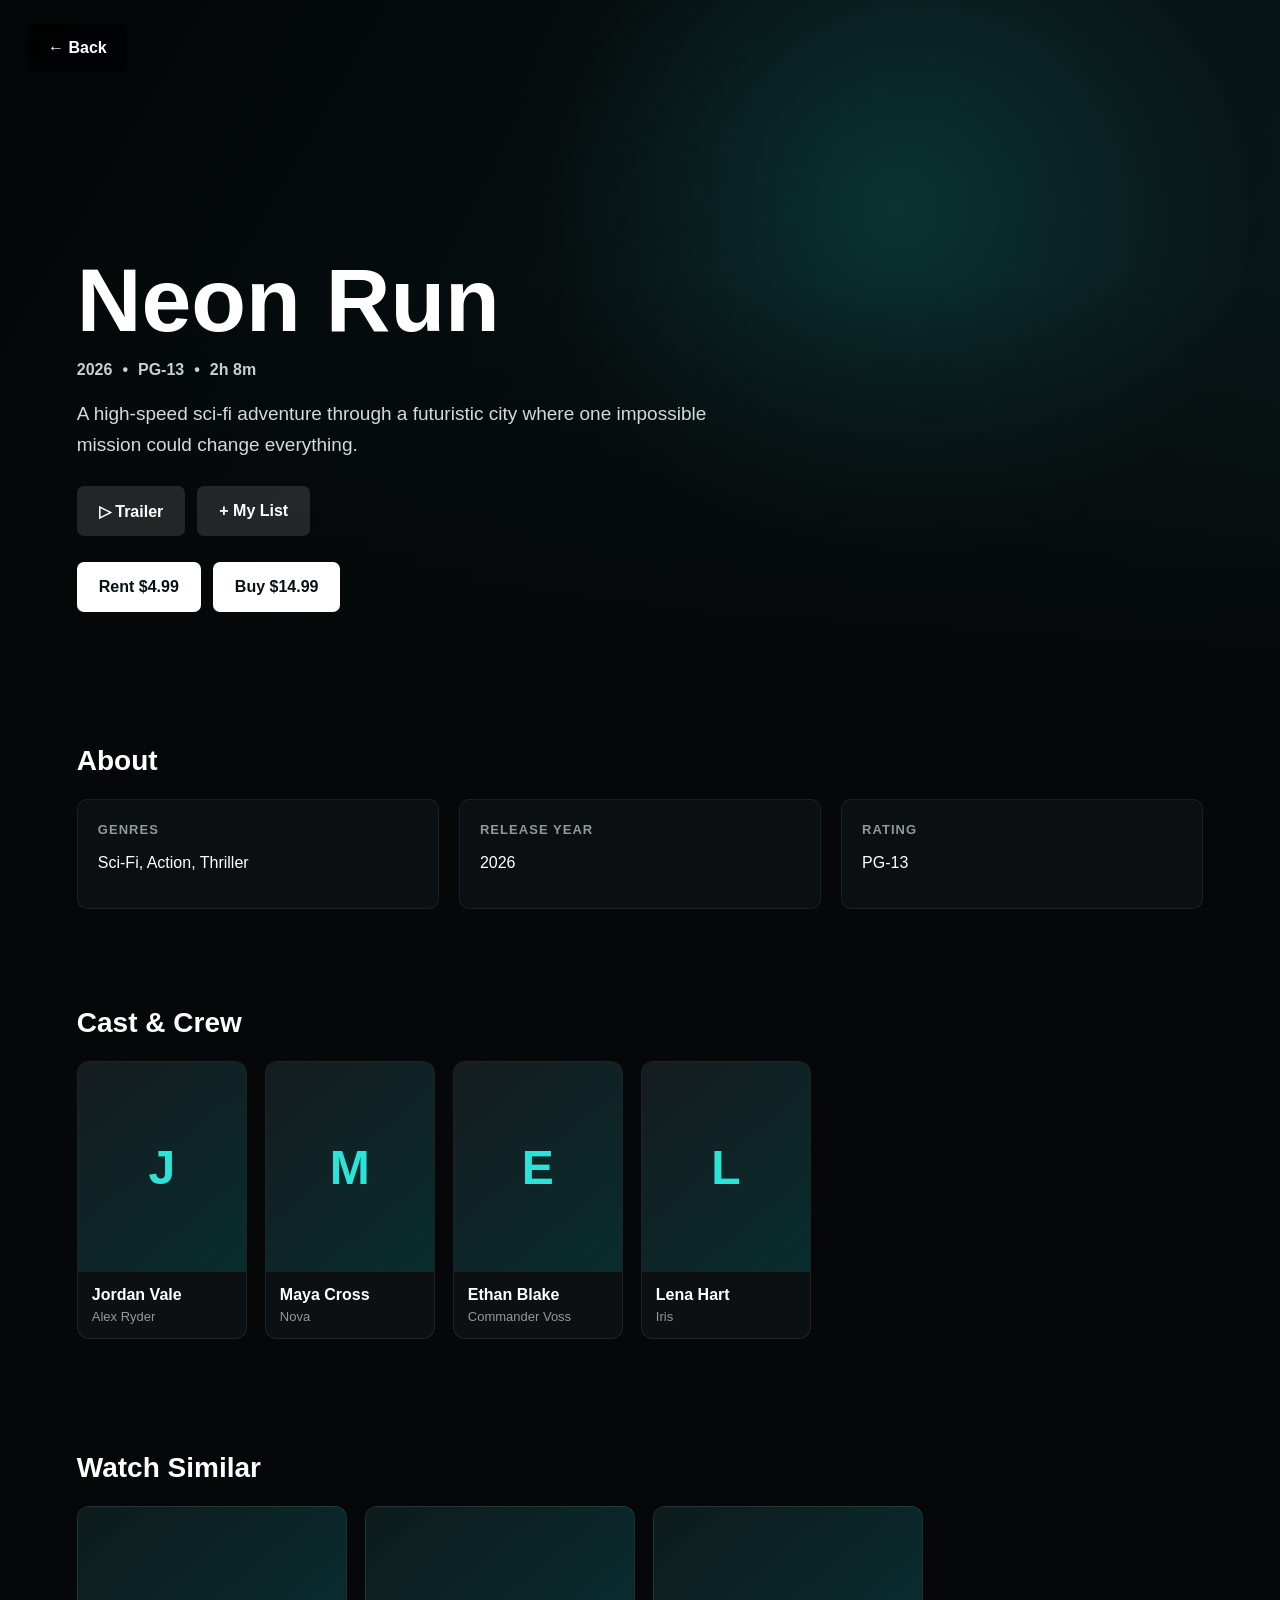
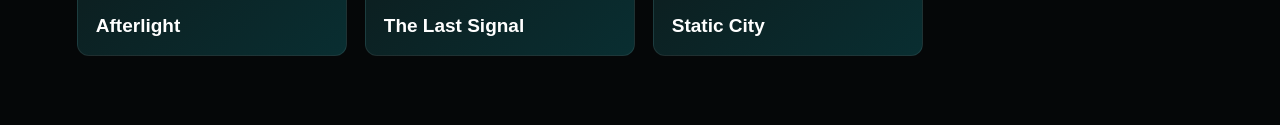
<file: details.html>
<!DOCTYPE html>
<html lang="en">
<head>
    <meta charset="UTF-8">
    <meta name="viewport" content="width=device-width, initial-scale=1.0">
    <title>PlayMovies — Details</title>

    <link rel="stylesheet" href="details.css">
</head>

<body>

    <a href="index.html" class="back-button">
        ← Back
    </a>


    <main class="details-page">

        <!-- HERO -->

        <section class="details-hero" id="detailsHero">

            <div class="hero-shade"></div>

            <div class="details-content">
                
                <h1 id="movieTitle">
                    Movie Title
                </h1>

                <div class="movie-meta">
                    <span id="movieYear">2026</span>
                    <span>•</span>
                    <span id="movieRating">PG-13</span>
                    <span>•</span>
                    <span id="movieRuntime">2h 8m</span>
                </div>

                <p
                    class="movie-description"
                    id="movieDescription"
                >
                    Movie description goes here.
                </p>


      <div class="details-actions">

    <button
        class="primary-button"
        id="watchButton"
        style="display: none;"
    >
        ▶ Play
    </button>

    <button
        class="secondary-button"
        id="trailerButton"
    >
        ▷ Trailer
    </button>

    <button
        class="secondary-button"
        id="myListButton"
    >
        + My List
    </button>

</div>


                <div class="purchase-area" id="purchaseArea">

    <button
        class="purchase-button"
        id="rentButton"
    >
        Rent $4.99
    </button>

    <button
        class="purchase-button"
        id="buyButton"
    >
        Buy $14.99
    </button>

</div>

            </div>

        </section>


        <!-- INFO -->

        <section class="details-section">

            <h2>About</h2>

            <div class="info-grid">

                <div>
                    <span class="info-label">Genres</span>
                    <p id="movieGenres">
                        Sci-Fi, Action
                    </p>
                </div>

                <div>
                    <span class="info-label">Release Year</span>
                    <p id="movieReleaseYear">
                        2026
                    </p>
                </div>

                <div>
                    <span class="info-label">Rating</span>
                    <p id="movieRatingInfo">
                        PG-13
                    </p>
                </div>

            </div>

        </section>


        <!-- CAST -->

        <section class="details-section">

            <h2>Cast & Crew</h2>

            <div
                class="cast-row"
                id="castRow"
            ></div>

        </section>


        <!-- SIMILAR -->

        <section class="details-section">

            <h2>Watch Similar</h2>

            <div
                class="similar-row"
                id="similarRow"
            ></div>

        </section>

    </main>


    <!-- TRAILER MODAL -->

    <div
        class="trailer-modal"
        id="trailerModal"
    >

        <div class="trailer-container">

            <button
                class="close-trailer"
                id="closeTrailer"
            >
                ✕
            </button>

            <div class="trailer-placeholder">

                <h2 id="trailerTitle">
                    Trailer
                </h2>

                <p>
                    Trailer playback will go here.
                </p>

            </div>

        </div>

    </div>


    <script src="details.js"></script>

</body>
</html>
</file>
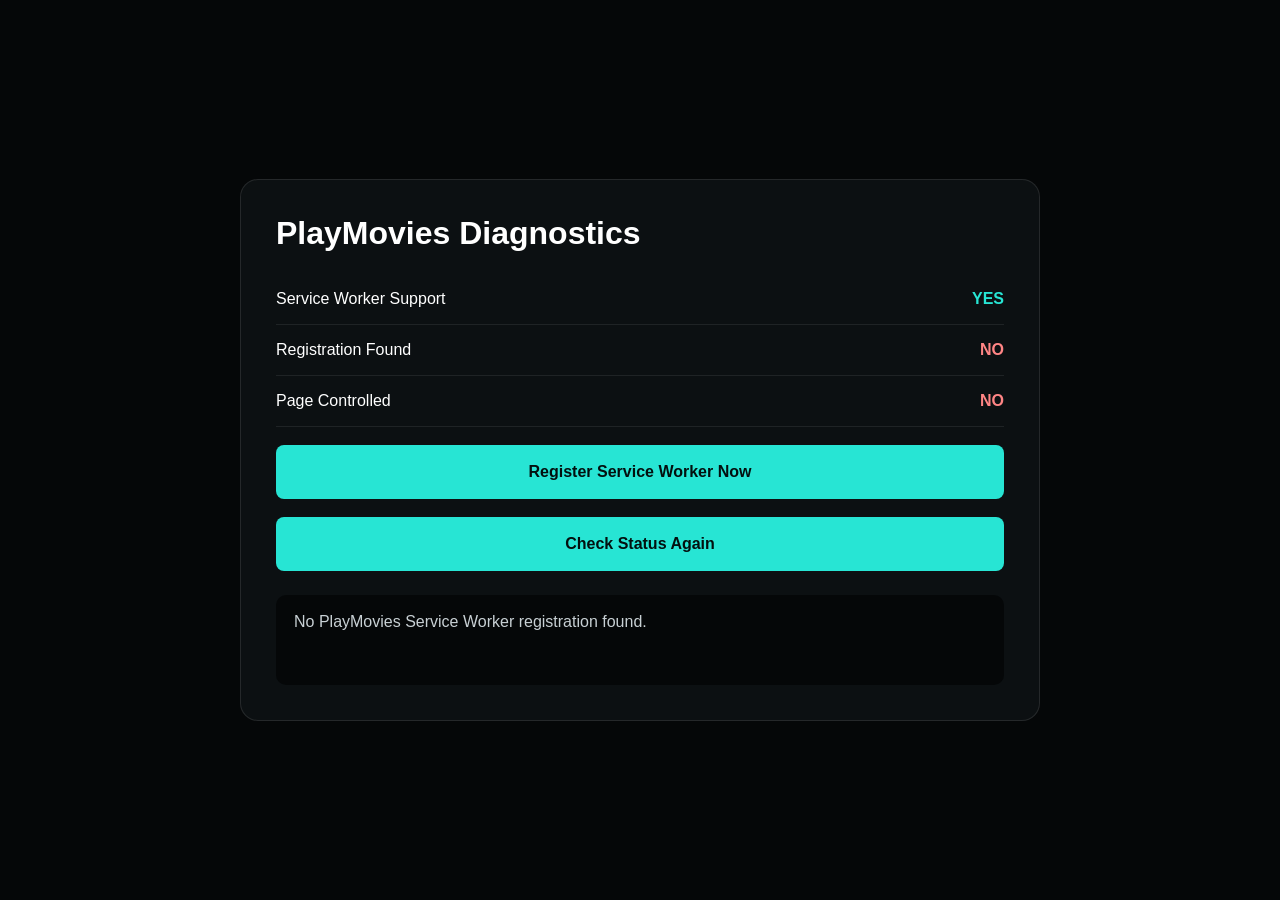
<file: diagnostics.html>
<!DOCTYPE html>
<html lang="en">
<head>
    <meta charset="UTF-8">
    <meta name="viewport" content="width=device-width, initial-scale=1.0">
    <title>PlayMovies Diagnostics</title>

    <style>
        * {
            box-sizing: border-box;
        }

        body {
            margin: 0;
            min-height: 100vh;
            display: grid;
            place-items: center;
            padding: 25px;
            background: #050708;
            color: white;
            font-family: Arial, sans-serif;
        }

        .panel {
            width: min(800px, 100%);
            padding: 35px;
            border: 1px solid rgba(255,255,255,.1);
            border-radius: 18px;
            background: #0c1012;
        }

        h1 {
            margin-top: 0;
        }

        .row {
            display: flex;
            justify-content: space-between;
            gap: 20px;
            padding: 16px 0;
            border-bottom: 1px solid rgba(255,255,255,.08);
        }

        .good {
            color: #27e5d4;
        }

        .bad {
            color: #ff8585;
        }

        button {
            width: 100%;
            min-height: 54px;
            margin-top: 18px;
            border: 0;
            border-radius: 8px;
            background: #27e5d4;
            color: #03100f;
            font-weight: 900;
            font-size: 16px;
            cursor: pointer;
        }

        #log {
            margin-top: 24px;
            padding: 18px;
            min-height: 90px;
            border-radius: 10px;
            background: #050708;
            color: #c8d0d4;
            white-space: pre-wrap;
            overflow-wrap: anywhere;
        }
    </style>
</head>

<body>

<main class="panel">

    <h1>PlayMovies Diagnostics</h1>

    <div class="row">
        <span>Service Worker Support</span>
        <strong id="support">Checking...</strong>
    </div>

    <div class="row">
        <span>Registration Found</span>
        <strong id="registration">Checking...</strong>
    </div>

    <div class="row">
        <span>Page Controlled</span>
        <strong id="controlled">Checking...</strong>
    </div>

    <button id="registerButton">
        Register Service Worker Now
    </button>

    <button id="checkButton">
        Check Status Again
    </button>

    <div id="log">
        Waiting...
    </div>

</main>

<script>
const support = document.getElementById("support");
const registration = document.getElementById("registration");
const controlled = document.getElementById("controlled");
const log = document.getElementById("log");


async function checkStatus() {

    if (!("serviceWorker" in navigator)) {

        support.textContent = "NO";
        support.className = "bad";

        registration.textContent = "NO";
        registration.className = "bad";

        controlled.textContent = "NO";
        controlled.className = "bad";

        log.textContent =
            "This browser does not support Service Workers.";

        return;
    }


    support.textContent = "YES";
    support.className = "good";


    try {

        const reg =
            await navigator.serviceWorker.getRegistration(
                "/PlayMovies/"
            );


        if (reg) {

            registration.textContent = "YES";
            registration.className = "good";

            log.textContent =
                "Registration found.\n\n" +
                "Scope: " + reg.scope + "\n" +
                "Active: " +
                (reg.active ? reg.active.state : "No active worker");

        }

        else {

            registration.textContent = "NO";
            registration.className = "bad";

            log.textContent =
                "No PlayMovies Service Worker registration found.";

        }


        if (navigator.serviceWorker.controller) {

            controlled.textContent = "YES";
            controlled.className = "good";

        }

        else {

            controlled.textContent = "NO";
            controlled.className = "bad";

        }

    }

    catch (error) {

        log.textContent =
            "STATUS ERROR:\n\n" +
            error.name + "\n" +
            error.message;

    }

}


async function registerWorker() {

    log.textContent =
        "Trying to register service-worker.js...";


    try {

        const reg =
            await navigator.serviceWorker.register(
                "/PlayMovies/service-worker.js",
                {
                    scope: "/PlayMovies/"
                }
            );


        log.textContent =
            "REGISTER SUCCESS!\n\n" +
            "Scope: " + reg.scope + "\n\n" +
            "Refresh this page once.";

        await checkStatus();

    }

    catch (error) {

        log.textContent =
            "REGISTER FAILED:\n\n" +
            "Name: " + error.name + "\n\n" +
            "Message: " + error.message;

    }

}


document
    .getElementById("registerButton")
    .addEventListener(
        "click",
        registerWorker
    );


document
    .getElementById("checkButton")
    .addEventListener(
        "click",
        checkStatus
    );


checkStatus();
</script>

</body>
</html>
</file>
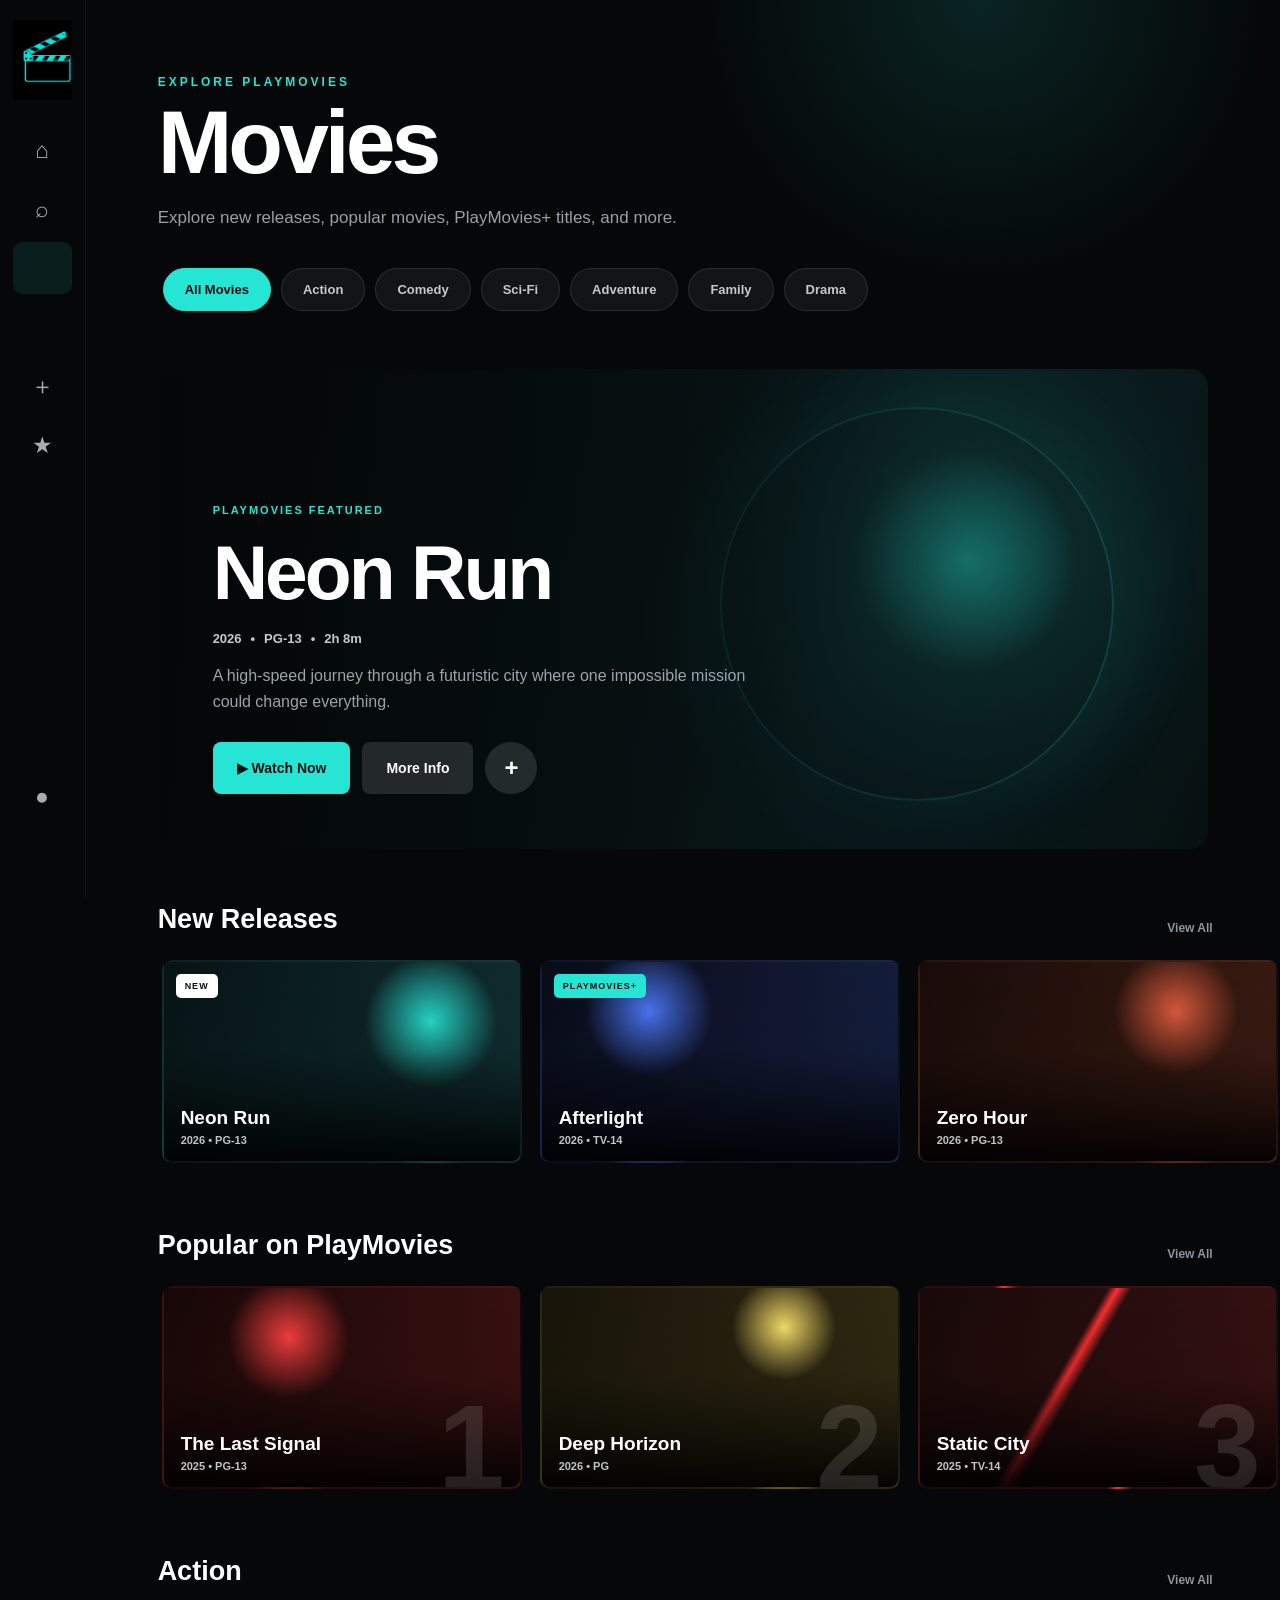
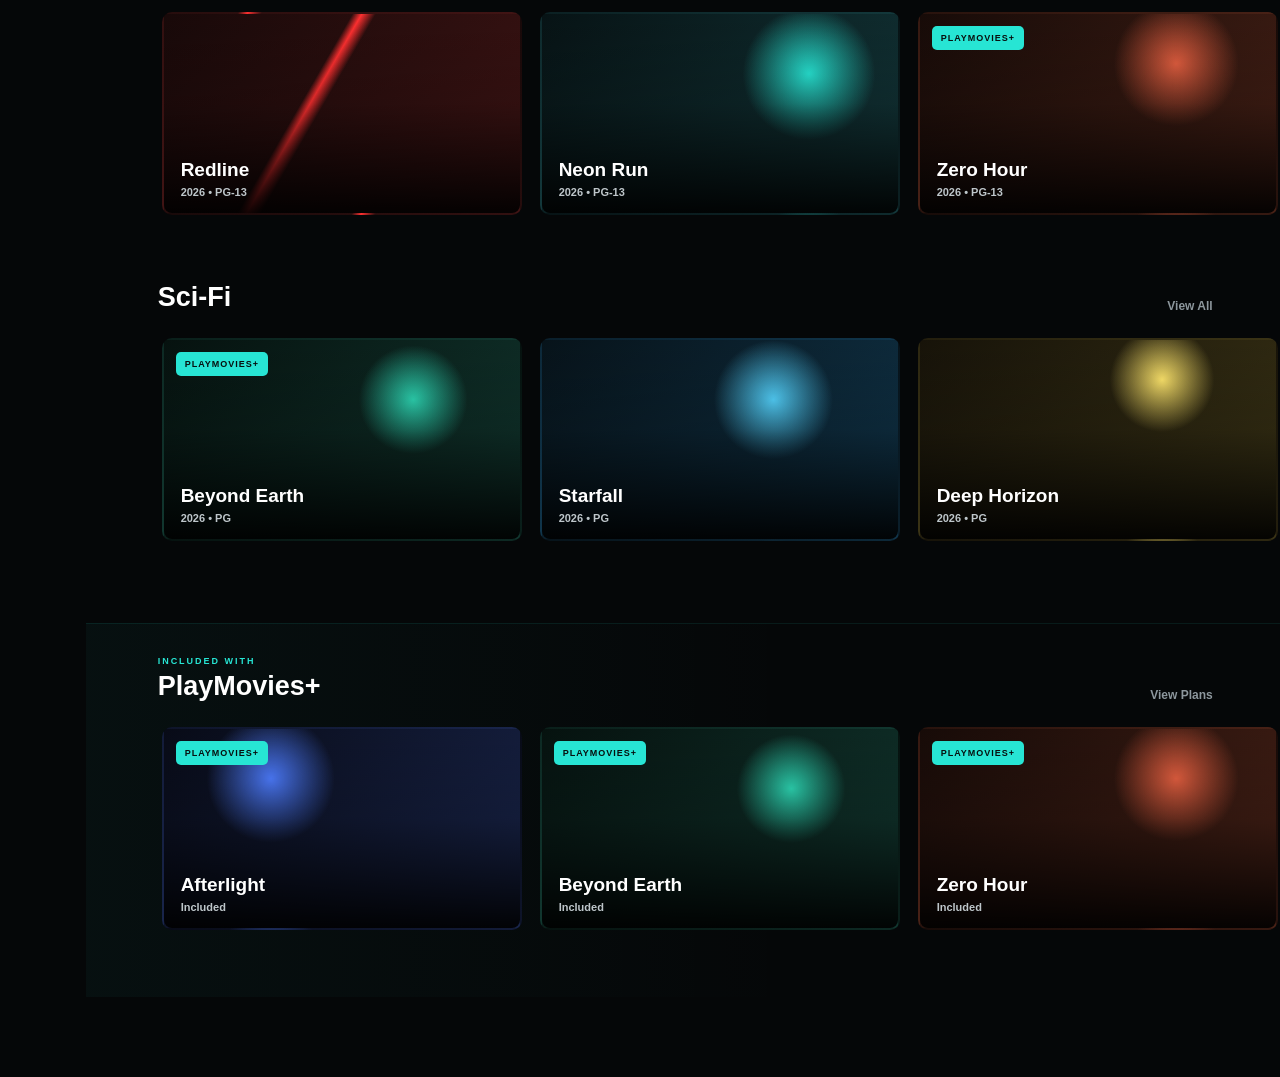
<file: movies.html>
<!DOCTYPE html>
<html lang="en">
<head>
    <meta charset="UTF-8">
    <meta name="viewport" content="width=device-width, initial-scale=1.0">

    <title>Movies — PlayMovies</title>
    <link rel="stylesheet" href="movies.css">
</head>

<body>

    <!-- SIDEBAR -->
    <aside class="sidebar">

        <a href="index.html" class="sidebar-logo">
            <img src="playmovies-logo.png" alt="PlayMovies">
        </a>

        <nav class="sidebar-nav">

            <a href="index.html" class="side-link">
                <span class="side-icon">⌂</span>
                <span class="side-text">Home</span>
            </a>

            <a href="search.html" class="side-link">
                <span class="side-icon">⌕</span>
                <span class="side-text">Search</span>
            </a>

            <a href="movies.html" class="side-link active">
                <span class="side-icon"></span>
                <span class="side-text">Movies</span>
            </a>

           <a href="tvshows.html" class="side-link text-only">
                <span class="side-text">TV Shows</span>
            </a>
            
<a href="mylist.html" class="side-link">
    <span class="side-icon">＋</span>
    <span class="side-text">My List</span>
</a>
           
            <a href="subscriptions.html" class="side-link">
                <span class="side-icon">★</span>
                <span class="side-text">Subscriptions</span>
            </a>

        </nav>

        <div class="sidebar-bottom">

            <a href="#" class="side-link">
                <span class="side-icon">●</span>
                <span class="side-text">Profile</span>
            </a>

            <a href="#" class="side-link">
                <span class="side-icon"></span>
                <span class="side-text">Settings</span>
            </a>

        </div>

    </aside>


    <!-- MAIN CONTENT -->
    <main class="main-content">

        <!-- PAGE HEADER -->
        <section class="movies-header">

            <p class="eyebrow">EXPLORE PLAYMOVIES</p>

            <h1>Movies</h1>

            <p class="header-description">
                Explore new releases, popular movies,
                PlayMovies+ titles, and more.
            </p>

            <div class="category-bar">
                <button class="category active">All Movies</button>
                <button class="category">Action</button>
                <button class="category">Comedy</button>
                <button class="category">Sci-Fi</button>
                <button class="category">Adventure</button>
                <button class="category">Family</button>
                <button class="category">Drama</button>
            </div>

        </section>


        <!-- FEATURED -->
        <section class="featured-movie">

            <div class="featured-shade"></div>

            <div class="featured-content">

                <span class="featured-label">
                    PLAYMOVIES FEATURED
                </span>

                <h2>Neon Run</h2>

                <div class="featured-meta">
                    <span>2026</span>
                    <span>•</span>
                    <span>PG-13</span>
                    <span>•</span>
                    <span>2h 8m</span>
                </div>

                <p>
                    A high-speed journey through a futuristic city
                    where one impossible mission could change everything.
                </p>

                <div class="featured-actions">

                    <button class="watch-button">
                        ▶ Watch Now
                    </button>

                    <button class="info-button">
                        More Info
                    </button>

                    <button class="list-button">
                        +
                    </button>

                </div>

            </div>

        </section>


        <!-- NEW RELEASES -->
        <section class="movie-section">

            <div class="section-heading">
                <h2>New Releases</h2>
                <button>View All</button>
            </div>

            <div class="movie-row">

                <button class="movie-card card-one">
                    <span class="badge">NEW</span>

                    <div class="card-info">
                        <strong>Neon Run</strong>
                        <span>2026 • PG-13</span>
                    </div>
                </button>

                <button class="movie-card card-two">
                    <span class="badge plus-badge">PLAYMOVIES+</span>

                    <div class="card-info">
                        <strong>Afterlight</strong>
                        <span>2026 • TV-14</span>
                    </div>
                </button>

                <button class="movie-card card-three">
                    <div class="card-info">
                        <strong>Zero Hour</strong>
                        <span>2026 • PG-13</span>
                    </div>
                </button>

                <button class="movie-card card-four">
                    <span class="badge">NEW</span>

                    <div class="card-info">
                        <strong>Starfall</strong>
                        <span>2026 • PG</span>
                    </div>
                </button>

                <button class="movie-card card-five">
                    <div class="card-info">
                        <strong>Redline</strong>
                        <span>2026 • PG-13</span>
                    </div>
                </button>

            </div>

        </section>


        <!-- POPULAR -->
        <section class="movie-section">

            <div class="section-heading">
                <h2>Popular on PlayMovies</h2>
                <button>View All</button>
            </div>

            <div class="movie-row">

                <button class="movie-card card-six">
                    <div class="ranking">1</div>

                    <div class="card-info">
                        <strong>The Last Signal</strong>
                        <span>2025 • PG-13</span>
                    </div>
                </button>

                <button class="movie-card card-seven">
                    <div class="ranking">2</div>

                    <div class="card-info">
                        <strong>Deep Horizon</strong>
                        <span>2026 • PG</span>
                    </div>
                </button>

                <button class="movie-card card-eight">
                    <div class="ranking">3</div>

                    <div class="card-info">
                        <strong>Static City</strong>
                        <span>2025 • TV-14</span>
                    </div>
                </button>

                <button class="movie-card card-nine">
                    <div class="ranking">4</div>

                    <div class="card-info">
                        <strong>Night Shift</strong>
                        <span>2026 • TV-14</span>
                    </div>
                </button>

                <button class="movie-card card-ten">
                    <div class="ranking">5</div>

                    <div class="card-info">
                        <strong>Beyond Earth</strong>
                        <span>2026 • PG</span>
                    </div>
                </button>

            </div>

        </section>


        <!-- ACTION -->
        <section class="movie-section">

            <div class="section-heading">
                <h2>Action</h2>
                <button>View All</button>
            </div>

            <div class="movie-row">

                <button class="movie-card card-eight">
                    <div class="card-info">
                        <strong>Redline</strong>
                        <span>2026 • PG-13</span>
                    </div>
                </button>

                <button class="movie-card card-one">
                    <div class="card-info">
                        <strong>Neon Run</strong>
                        <span>2026 • PG-13</span>
                    </div>
                </button>

                <button class="movie-card card-three">
                    <span class="badge plus-badge">PLAYMOVIES+</span>

                    <div class="card-info">
                        <strong>Zero Hour</strong>
                        <span>2026 • PG-13</span>
                    </div>
                </button>

                <button class="movie-card card-six">
                    <div class="card-info">
                        <strong>The Last Signal</strong>
                        <span>2025 • PG-13</span>
                    </div>
                </button>

            </div>

        </section>


        <!-- SCI-FI -->
        <section class="movie-section">

            <div class="section-heading">
                <h2>Sci-Fi</h2>
                <button>View All</button>
            </div>

            <div class="movie-row">

                <button class="movie-card card-ten">
                    <span class="badge plus-badge">PLAYMOVIES+</span>

                    <div class="card-info">
                        <strong>Beyond Earth</strong>
                        <span>2026 • PG</span>
                    </div>
                </button>

                <button class="movie-card card-four">
                    <div class="card-info">
                        <strong>Starfall</strong>
                        <span>2026 • PG</span>
                    </div>
                </button>

                <button class="movie-card card-seven">
                    <div class="card-info">
                        <strong>Deep Horizon</strong>
                        <span>2026 • PG</span>
                    </div>
                </button>

                <button class="movie-card card-two">
                    <div class="card-info">
                        <strong>Afterlight</strong>
                        <span>2026 • TV-14</span>
                    </div>
                </button>

            </div>

        </section>


        <!-- PLAYMOVIES PLUS -->
        <section class="movie-section plus-section">

            <div class="section-heading">

                <div>
                    <span class="mini-label">INCLUDED WITH</span>
                    <h2>PlayMovies+</h2>
                </div>

                <a href="subscriptions.html">
                    View Plans
                </a>

            </div>

            <div class="movie-row">

                <button class="movie-card card-two">
                    <span class="badge plus-badge">PLAYMOVIES+</span>

                    <div class="card-info">
                        <strong>Afterlight</strong>
                        <span>Included</span>
                    </div>
                </button>

                <button class="movie-card card-ten">
                    <span class="badge plus-badge">PLAYMOVIES+</span>

                    <div class="card-info">
                        <strong>Beyond Earth</strong>
                        <span>Included</span>
                    </div>
                </button>

                <button class="movie-card card-three">
                    <span class="badge plus-badge">PLAYMOVIES+</span>

                    <div class="card-info">
                        <strong>Zero Hour</strong>
                        <span>Included</span>
                    </div>
                </button>

            </div>

        </section>

    </main>

</body>
</html>
</file>
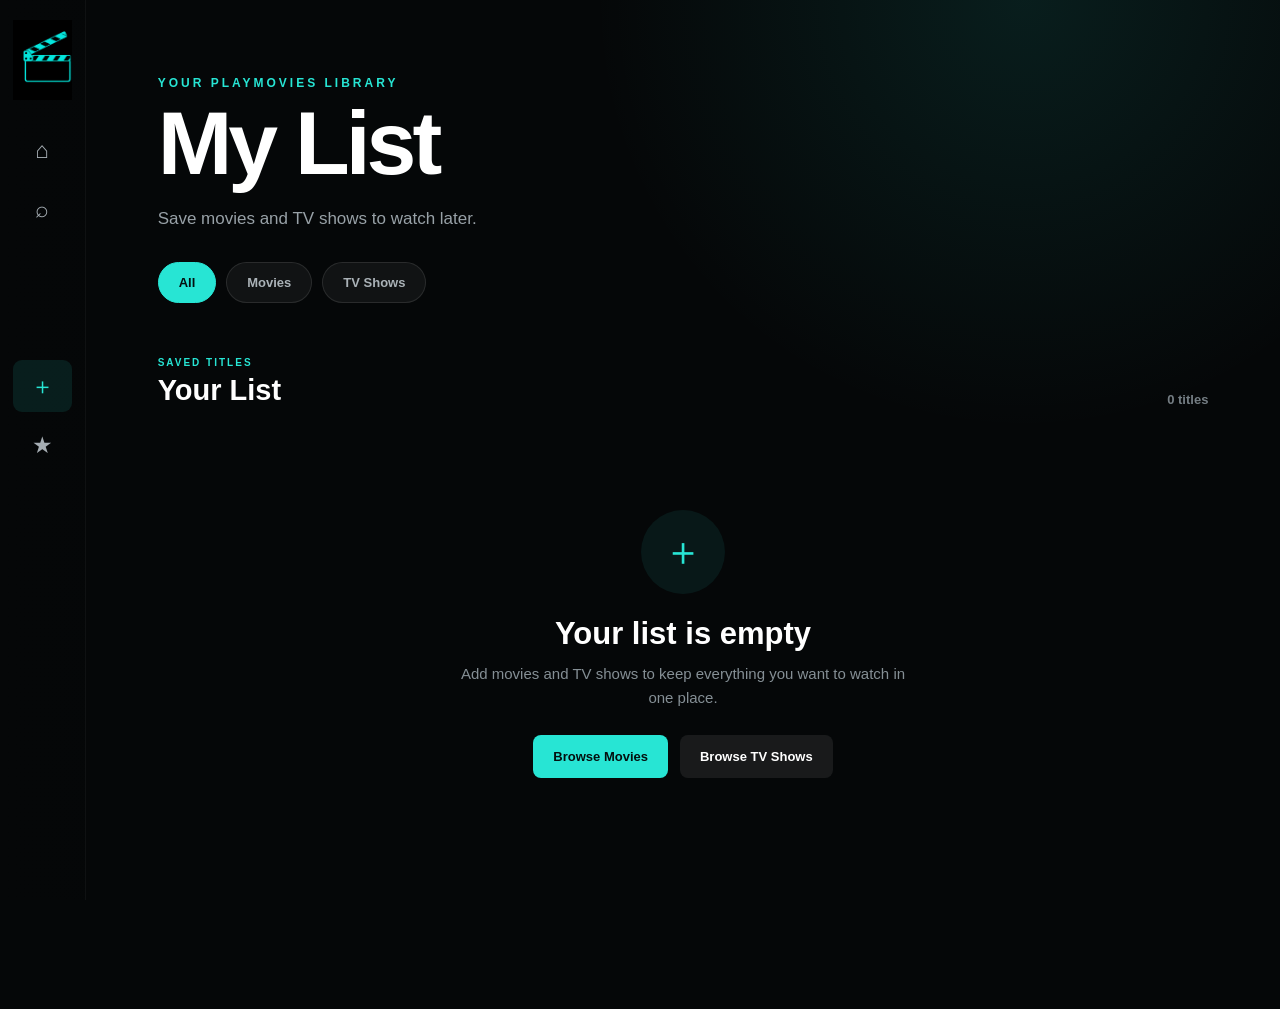
<file: mylist.html>
<!DOCTYPE html>
<html lang="en">
<head>
    <meta charset="UTF-8">
    <meta name="viewport" content="width=device-width, initial-scale=1.0">

    <title>My List — PlayMovies</title>
    <link rel="stylesheet" href="mylist.css">
</head>

<body>

    <!-- SIDEBAR -->
    <aside class="sidebar">

        <a href="index.html" class="sidebar-logo">
            <img src="playmovies-logo.png" alt="PlayMovies">
        </a>

        <nav class="sidebar-nav">

            <a href="index.html" class="side-link">
                <span class="side-icon">⌂</span>
                <span class="side-text">Home</span>
            </a>

            <a href="search.html" class="side-link">
                <span class="side-icon">⌕</span>
                <span class="side-text">Search</span>
            </a>

            <a href="movies.html" class="side-link text-only">
                <span class="side-text">Movies</span>
            </a>

            <a href="tvshows.html" class="side-link text-only">
                <span class="side-text">TV Shows</span>
            </a>

            <a href="mylist.html" class="side-link active">
                <span class="side-icon">＋</span>
                <span class="side-text">My List</span>
            </a>


            <a href="subscriptions.html" class="side-link">
                <span class="side-icon">★</span>
                <span class="side-text">Subscriptions</span>
            </a>

        </nav>
        
<div class="sidebar-bottom">

    <a href="profile.html" class="side-link">
        <span class="side-icon"></span>
        <span class="side-text">Profile</span>
    </a>

            <a href="#" class="side-link text-only">
                <span class="side-text">Settings</span>
            </a>

        </div>

    </aside>


    <!-- MAIN -->
    <main class="main-content">

        <section class="page-header">

            <p class="eyebrow">
                YOUR PLAYMOVIES LIBRARY
            </p>

            <h1>My List</h1>

            <p class="header-description">
                Save movies and TV shows to watch later.
            </p>


            <div class="filter-bar">

                <button
                    class="filter-button active"
                    data-filter="all"
                >
                    All
                </button>

                <button
                    class="filter-button"
                    data-filter="movie"
                >
                    Movies
                </button>

                <button
                    class="filter-button"
                    data-filter="show"
                >
                    TV Shows
                </button>

            </div>

        </section>


        <!-- SAVED TITLES -->
        <section class="list-section">

            <div class="list-heading">

                <div>
                    <p class="mini-label">SAVED TITLES</p>
                    <h2>Your List</h2>
                </div>

                <span id="savedCount">
                    0 titles
                </span>

            </div>


            <div
                id="savedGrid"
                class="saved-grid"
            ></div>


            <!-- EMPTY STATE -->
            <div
                id="emptyState"
                class="empty-state"
            >

                <div class="empty-icon">
                    ＋
                </div>

                <h2>Your list is empty</h2>

                <p>
                    Add movies and TV shows to keep
                    everything you want to watch in one place.
                </p>

                <div class="empty-actions">

                    <a href="movies.html">
                        Browse Movies
                    </a>

                    <a href="tvshows.html">
                        Browse TV Shows
                    </a>

                </div>

            </div>

        </section>

    </main>


    <script src="mylist.js"></script>

</body>
</html>
</file>
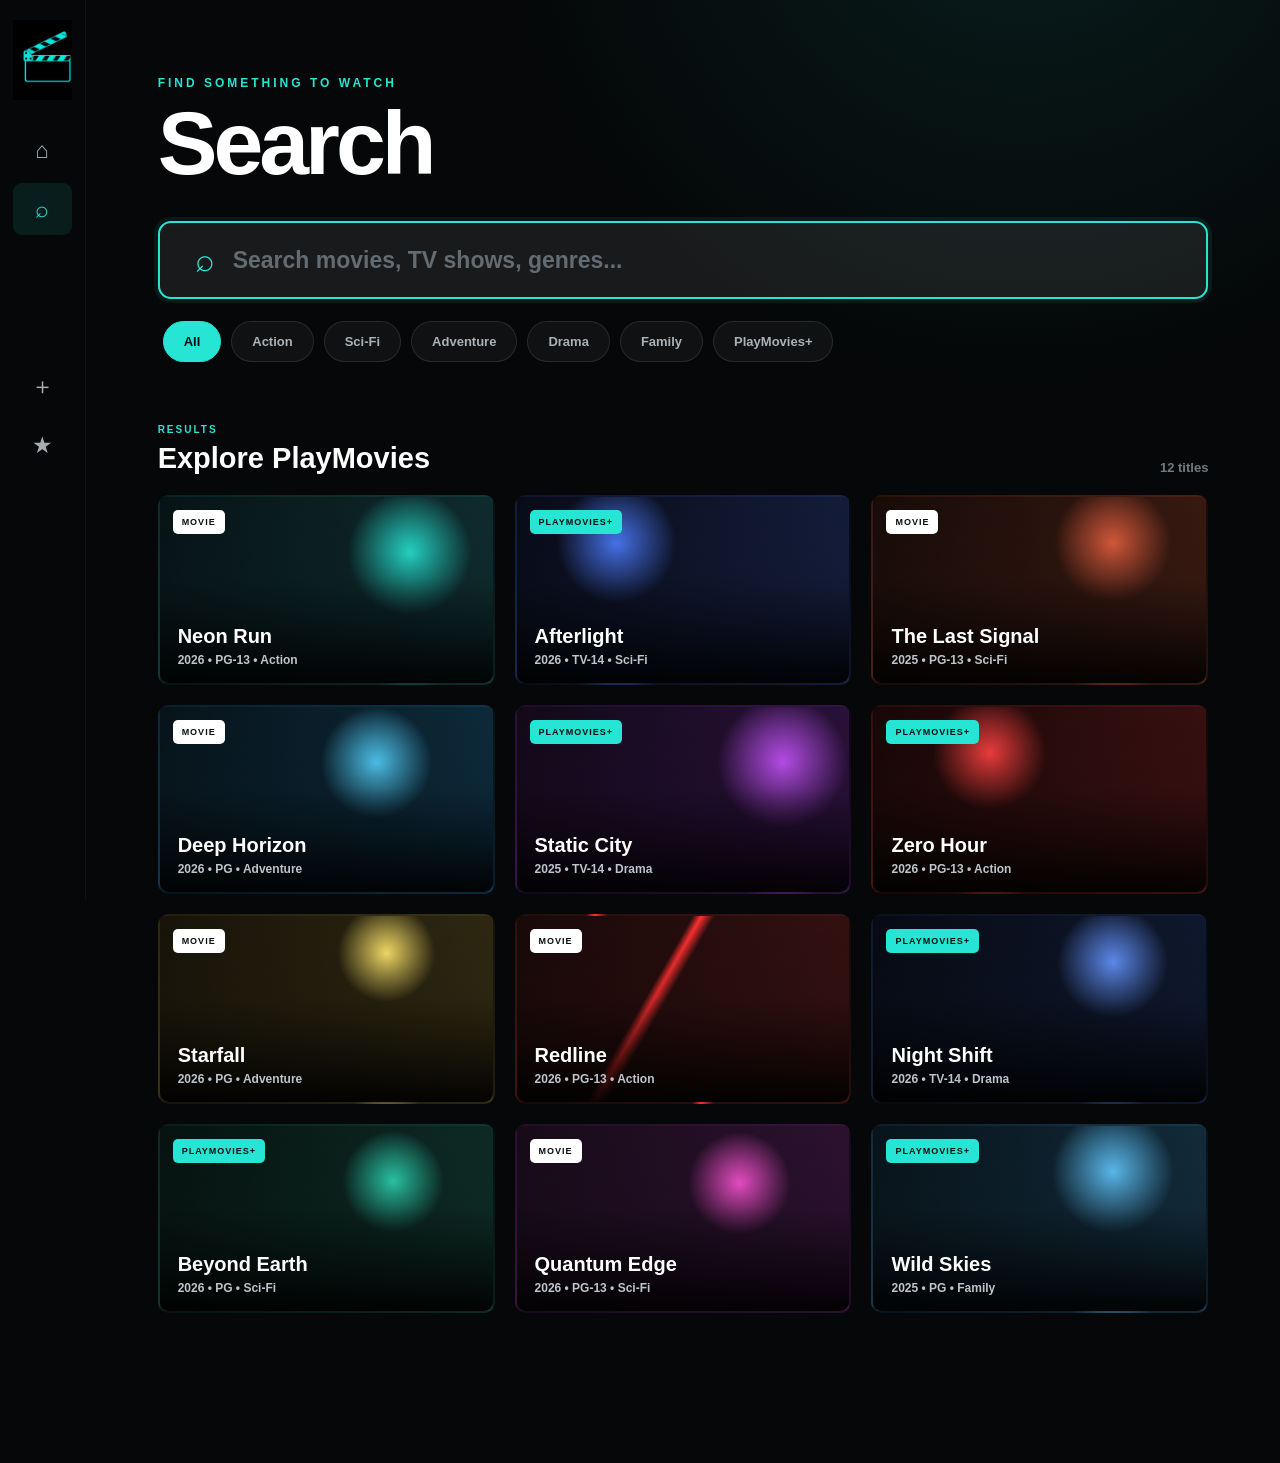
<file: search.html>
<!DOCTYPE html>
<html lang="en">
<head>
    <meta charset="UTF-8">
    <meta name="viewport" content="width=device-width, initial-scale=1.0">

    <title>Search — PlayMovies</title>

    <link rel="stylesheet" href="search.css">
</head>

<body>

    <!-- =========================
         SIDEBAR
    ========================== -->

    <aside class="sidebar">

        <a href="index.html" class="sidebar-logo">
            <img src="playmovies-logo.png" alt="PlayMovies">
        </a>

        <nav class="sidebar-nav">

            <a href="index.html" class="side-link">
                <span class="side-icon">⌂</span>
                <span class="side-text">Home</span>
            </a>

            <a href="search.html" class="side-link active">
                <span class="side-icon">⌕</span>
                <span class="side-text">Search</span>
            </a>

            <a href="movies.html" class="side-link">
                <span class="side-icon"></span>
                <span class="side-text">Movies</span>
            </a>

           <a href="tvshows.html" class="side-link text-only">
                <span class="side-text">TV Shows</span>
            </a>

          <a href="mylist.html" class="side-link">
    <span class="side-icon">＋</span>
    <span class="side-text">My List</span>
</a>

         
            <a href="subscriptions.html" class="side-link">
                <span class="side-icon">★</span>
                <span class="side-text">Subscriptions</span>
            </a>

        </nav>

       <div class="sidebar-bottom">

    <a href="profile.html" class="side-link">
        <span class="side-icon"></span>
        <span class="side-text">Profile</span>
    </a>

            <a href="#" class="side-link">
                <span class="side-icon"></span>
                <span class="side-text">Settings</span>
            </a>

        </div>

    </aside>


    <!-- =========================
         MAIN
    ========================== -->

    <main class="main-content">

        <section class="search-header">

            <p class="eyebrow">
                FIND SOMETHING TO WATCH
            </p>

            <h1>Search</h1>

            <div class="search-container">

                <span class="search-icon">⌕</span>

                <input
                    type="text"
                    id="searchInput"
                    placeholder="Search movies, TV shows, genres..."
                    autocomplete="off"
                    autofocus
                >

                <button
                    id="clearSearch"
                    class="clear-search"
                    type="button"
                    aria-label="Clear search"
                >
                    ✕
                </button>

            </div>


            <div class="quick-search">

                <button
                    class="quick-button active"
                    data-filter="all"
                >
                    All
                </button>

                <button
                    class="quick-button"
                    data-filter="action"
                >
                    Action
                </button>

                <button
                    class="quick-button"
                    data-filter="sci-fi"
                >
                    Sci-Fi
                </button>

                <button
                    class="quick-button"
                    data-filter="adventure"
                >
                    Adventure
                </button>

                <button
                    class="quick-button"
                    data-filter="drama"
                >
                    Drama
                </button>

                <button
                    class="quick-button"
                    data-filter="family"
                >
                    Family
                </button>

                <button
                    class="quick-button"
                    data-filter="playmovies+"
                >
                    PlayMovies+
                </button>

            </div>

        </section>


        <!-- =========================
             RESULTS
        ========================== -->

        <section class="results-section">

            <div class="results-heading">

                <div>
                    <p class="results-label">
                        RESULTS
                    </p>

                    <h2 id="resultsTitle">
                        Explore PlayMovies
                    </h2>
                </div>

                <span id="resultCount">
                    12 titles
                </span>

            </div>


            <div class="results-grid" id="resultsGrid">


                <!-- NEON RUN -->

                <button
                    class="result-card card-one"
                    data-title="Neon Run"
                    data-year="2026"
                    data-rating="PG-13"
                    data-genre="action sci-fi"
                    data-service="rent buy"
                >

                    <span class="result-badge">
                        MOVIE
                    </span>

                    <div class="card-info">
                        <strong>Neon Run</strong>

                        <span>
                            2026 • PG-13 • Action
                        </span>
                    </div>

                </button>


                <!-- AFTERLIGHT -->

                <button
                    class="result-card card-two"
                    data-title="Afterlight"
                    data-year="2026"
                    data-rating="TV-14"
                    data-genre="drama sci-fi"
                    data-service="playmovies+"
                >

                    <span class="result-badge plus-badge">
                        PLAYMOVIES+
                    </span>

                    <div class="card-info">
                        <strong>Afterlight</strong>

                        <span>
                            2026 • TV-14 • Sci-Fi
                        </span>
                    </div>

                </button>


                <!-- LAST SIGNAL -->

                <button
                    class="result-card card-three"
                    data-title="The Last Signal"
                    data-year="2025"
                    data-rating="PG-13"
                    data-genre="sci-fi drama"
                    data-service="rent buy"
                >

                    <span class="result-badge">
                        MOVIE
                    </span>

                    <div class="card-info">
                        <strong>The Last Signal</strong>

                        <span>
                            2025 • PG-13 • Sci-Fi
                        </span>
                    </div>

                </button>


                <!-- DEEP HORIZON -->

                <button
                    class="result-card card-four"
                    data-title="Deep Horizon"
                    data-year="2026"
                    data-rating="PG"
                    data-genre="adventure family"
                    data-service="rent buy"
                >

                    <span class="result-badge">
                        MOVIE
                    </span>

                    <div class="card-info">
                        <strong>Deep Horizon</strong>

                        <span>
                            2026 • PG • Adventure
                        </span>
                    </div>

                </button>


                <!-- STATIC CITY -->

                <button
                    class="result-card card-five"
                    data-title="Static City"
                    data-year="2025"
                    data-rating="TV-14"
                    data-genre="drama"
                    data-service="playmovies+"
                >

                    <span class="result-badge plus-badge">
                        PLAYMOVIES+
                    </span>

                    <div class="card-info">
                        <strong>Static City</strong>

                        <span>
                            2025 • TV-14 • Drama
                        </span>
                    </div>

                </button>


                <!-- ZERO HOUR -->

                <button
                    class="result-card card-six"
                    data-title="Zero Hour"
                    data-year="2026"
                    data-rating="PG-13"
                    data-genre="action"
                    data-service="playmovies+"
                >

                    <span class="result-badge plus-badge">
                        PLAYMOVIES+
                    </span>

                    <div class="card-info">
                        <strong>Zero Hour</strong>

                        <span>
                            2026 • PG-13 • Action
                        </span>
                    </div>

                </button>


                <!-- STARFALL -->

                <button
                    class="result-card card-seven"
                    data-title="Starfall"
                    data-year="2026"
                    data-rating="PG"
                    data-genre="family adventure sci-fi"
                    data-service="rent buy"
                >

                    <span class="result-badge">
                        MOVIE
                    </span>

                    <div class="card-info">
                        <strong>Starfall</strong>

                        <span>
                            2026 • PG • Adventure
                        </span>
                    </div>

                </button>


                <!-- REDLINE -->

                <button
                    class="result-card card-eight"
                    data-title="Redline"
                    data-year="2026"
                    data-rating="PG-13"
                    data-genre="action"
                    data-service="rent buy"
                >

                    <span class="result-badge">
                        MOVIE
                    </span>

                    <div class="card-info">
                        <strong>Redline</strong>

                        <span>
                            2026 • PG-13 • Action
                        </span>
                    </div>

                </button>


                <!-- NIGHT SHIFT -->

                <button
                    class="result-card card-nine"
                    data-title="Night Shift"
                    data-year="2026"
                    data-rating="TV-14"
                    data-genre="drama"
                    data-service="playmovies+"
                >

                    <span class="result-badge plus-badge">
                        PLAYMOVIES+
                    </span>

                    <div class="card-info">
                        <strong>Night Shift</strong>

                        <span>
                            2026 • TV-14 • Drama
                        </span>
                    </div>

                </button>


                <!-- BEYOND EARTH -->

                <button
                    class="result-card card-ten"
                    data-title="Beyond Earth"
                    data-year="2026"
                    data-rating="PG"
                    data-genre="sci-fi adventure family"
                    data-service="playmovies+"
                >

                    <span class="result-badge plus-badge">
                        PLAYMOVIES+
                    </span>

                    <div class="card-info">
                        <strong>Beyond Earth</strong>

                        <span>
                            2026 • PG • Sci-Fi
                        </span>
                    </div>

                </button>


                <!-- QUANTUM EDGE -->

                <button
                    class="result-card card-eleven"
                    data-title="Quantum Edge"
                    data-year="2026"
                    data-rating="PG-13"
                    data-genre="action sci-fi"
                    data-service="rent buy"
                >

                    <span class="result-badge">
                        MOVIE
                    </span>

                    <div class="card-info">
                        <strong>Quantum Edge</strong>

                        <span>
                            2026 • PG-13 • Sci-Fi
                        </span>
                    </div>

                </button>


                <!-- WILD SKIES -->

                <button
                    class="result-card card-twelve"
                    data-title="Wild Skies"
                    data-year="2025"
                    data-rating="PG"
                    data-genre="family adventure"
                    data-service="playmovies+"
                >

                    <span class="result-badge plus-badge">
                        PLAYMOVIES+
                    </span>

                    <div class="card-info">
                        <strong>Wild Skies</strong>

                        <span>
                            2025 • PG • Family
                        </span>
                    </div>

                </button>

            </div>


            <!-- NO RESULTS -->

            <div
                class="no-results"
                id="noResults"
            >

                <div class="no-results-icon">
                    ⌕
                </div>

                <h2>No titles found</h2>

                <p>
                    Try searching for another title,
                    genre, year, or rating.
                </p>

                <button id="resetSearch">
                    Clear Search
                </button>

            </div>

        </section>

    </main>


    <script src="search.js"></script>

</body>
</html>
</file>
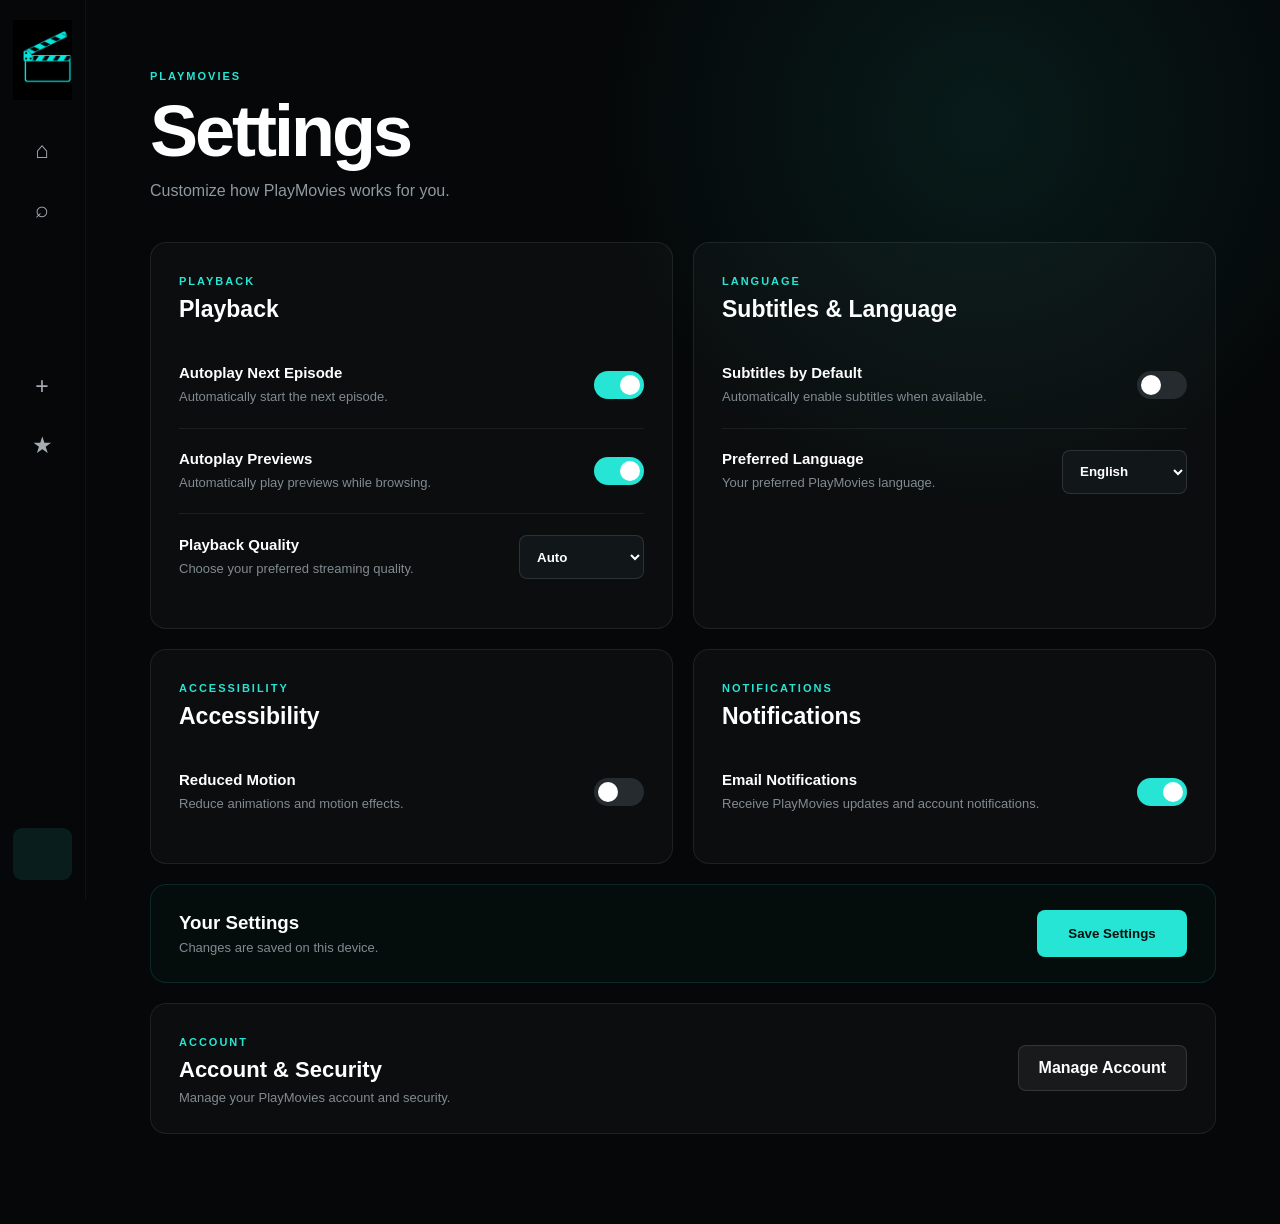
<file: settings.html>
<!DOCTYPE html>
<html lang="en">
<head>
    <meta charset="UTF-8">
    <meta name="viewport" content="width=device-width, initial-scale=1.0">

    <title>Settings — PlayMovies</title>

    <link rel="stylesheet" href="style.css">
    <link rel="stylesheet" href="settings.css">
</head>

<body>

    <aside class="sidebar">

        <div class="sidebar-logo">
            <img src="playmovies-logo.png" alt="PlayMovies">
        </div>

        <nav class="sidebar-nav">

            <a href="index.html" class="side-link">
                <span class="side-icon">⌂</span>
                <span class="side-text">Home</span>
            </a>

            <a href="search.html" class="side-link">
                <span class="side-icon">⌕</span>
                <span class="side-text">Search</span>
            </a>

            <a href="movies.html" class="side-link text-only">
                <span class="side-text">Movies</span>
            </a>

            <a href="tvshows.html" class="side-link text-only">
                <span class="side-text">TV Shows</span>
            </a>

            <a href="mylist.html" class="side-link">
                <span class="side-icon">+</span>
                <span class="side-text">My List</span>
            </a>

            <a href="subscriptions.html" class="side-link">
                <span class="side-icon">★</span>
                <span class="side-text">Subscriptions</span>
            </a>

        </nav>

        <div class="sidebar-bottom">

            <a href="profile.html" class="side-link">
                <span class="side-icon"></span>
                <span class="side-text">Profile</span>
            </a>

            <a href="settings.html" class="side-link text-only active">
                <span class="side-text">Settings</span>
            </a>

        </div>

    </aside>


    <main class="settings-page">

        <header class="settings-header">

            <p class="settings-eyebrow">
                PLAYMOVIES
            </p>

            <h1>Settings</h1>

            <p>
                Customize how PlayMovies works for you.
            </p>

        </header>


        <section class="settings-grid">

            <!-- PLAYBACK -->

            <article class="settings-panel">

                <div class="panel-header">
                    <span class="panel-label">PLAYBACK</span>
                    <h2>Playback</h2>
                </div>


                <div class="setting-row">

                    <div>
                        <h3>Autoplay Next Episode</h3>

                        <p>
                            Automatically start the next episode.
                        </p>
                    </div>

                    <label class="switch">

                        <input
                            type="checkbox"
                            id="autoplayNext"
                        >

                        <span class="slider"></span>

                    </label>

                </div>


                <div class="setting-row">

                    <div>

                        <h3>Autoplay Previews</h3>

                        <p>
                            Automatically play previews while browsing.
                        </p>

                    </div>

                    <label class="switch">

                        <input
                            type="checkbox"
                            id="autoplayPreviews"
                        >

                        <span class="slider"></span>

                    </label>

                </div>


                <div class="setting-select-row">

                    <div>

                        <h3>Playback Quality</h3>

                        <p>
                            Choose your preferred streaming quality.
                        </p>

                    </div>

                    <select id="playbackQuality">

                        <option value="auto">
                            Auto
                        </option>

                        <option value="720p">
                            720p
                        </option>

                        <option value="1080p">
                            1080p
                        </option>

                        <option value="4k">
                            4K
                        </option>

                    </select>

                </div>

            </article>


            <!-- SUBTITLES -->

            <article class="settings-panel">

                <div class="panel-header">

                    <span class="panel-label">
                        LANGUAGE
                    </span>

                    <h2>Subtitles & Language</h2>

                </div>


                <div class="setting-row">

                    <div>

                        <h3>Subtitles by Default</h3>

                        <p>
                            Automatically enable subtitles when available.
                        </p>

                    </div>

                    <label class="switch">

                        <input
                            type="checkbox"
                            id="defaultSubtitles"
                        >

                        <span class="slider"></span>

                    </label>

                </div>


                <div class="setting-select-row">

                    <div>

                        <h3>Preferred Language</h3>

                        <p>
                            Your preferred PlayMovies language.
                        </p>

                    </div>

                    <select id="preferredLanguage">

                        <option value="english">
                            English
                        </option>

                        <option value="spanish">
                            Spanish
                        </option>

                        <option value="french">
                            French
                        </option>

                    </select>

                </div>

            </article>


            <!-- ACCESSIBILITY -->

            <article class="settings-panel">

                <div class="panel-header">

                    <span class="panel-label">
                        ACCESSIBILITY
                    </span>

                    <h2>Accessibility</h2>

                </div>


                <div class="setting-row">

                    <div>

                        <h3>Reduced Motion</h3>

                        <p>
                            Reduce animations and motion effects.
                        </p>

                    </div>

                    <label class="switch">

                        <input
                            type="checkbox"
                            id="reducedMotion"
                        >

                        <span class="slider"></span>

                    </label>

                </div>

            </article>


            <!-- NOTIFICATIONS -->

            <article class="settings-panel">

                <div class="panel-header">

                    <span class="panel-label">
                        NOTIFICATIONS
                    </span>

                    <h2>Notifications</h2>

                </div>


                <div class="setting-row">

                    <div>

                        <h3>Email Notifications</h3>

                        <p>
                            Receive PlayMovies updates and account notifications.
                        </p>

                    </div>

                    <label class="switch">

                        <input
                            type="checkbox"
                            id="emailNotifications"
                        >

                        <span class="slider"></span>

                    </label>

                </div>

            </article>

        </section>


        <section class="save-area">

            <div>

                <h3>Your Settings</h3>

                <p id="saveStatus">
                    Changes are saved on this device.
                </p>

            </div>

            <button id="saveSettings">
                Save Settings
            </button>

        </section>


        <section class="security-panel">

            <div>

                <span class="panel-label">
                    ACCOUNT
                </span>

                <h2>Account & Security</h2>

                <p>
                    Manage your PlayMovies account and security.
                </p>

            </div>

            <a
                href="profile.html"
                class="account-button"
            >
                Manage Account
            </a>

        </section>

    </main>


    <script src="settings.js"></script>

</body>
</html>
</file>
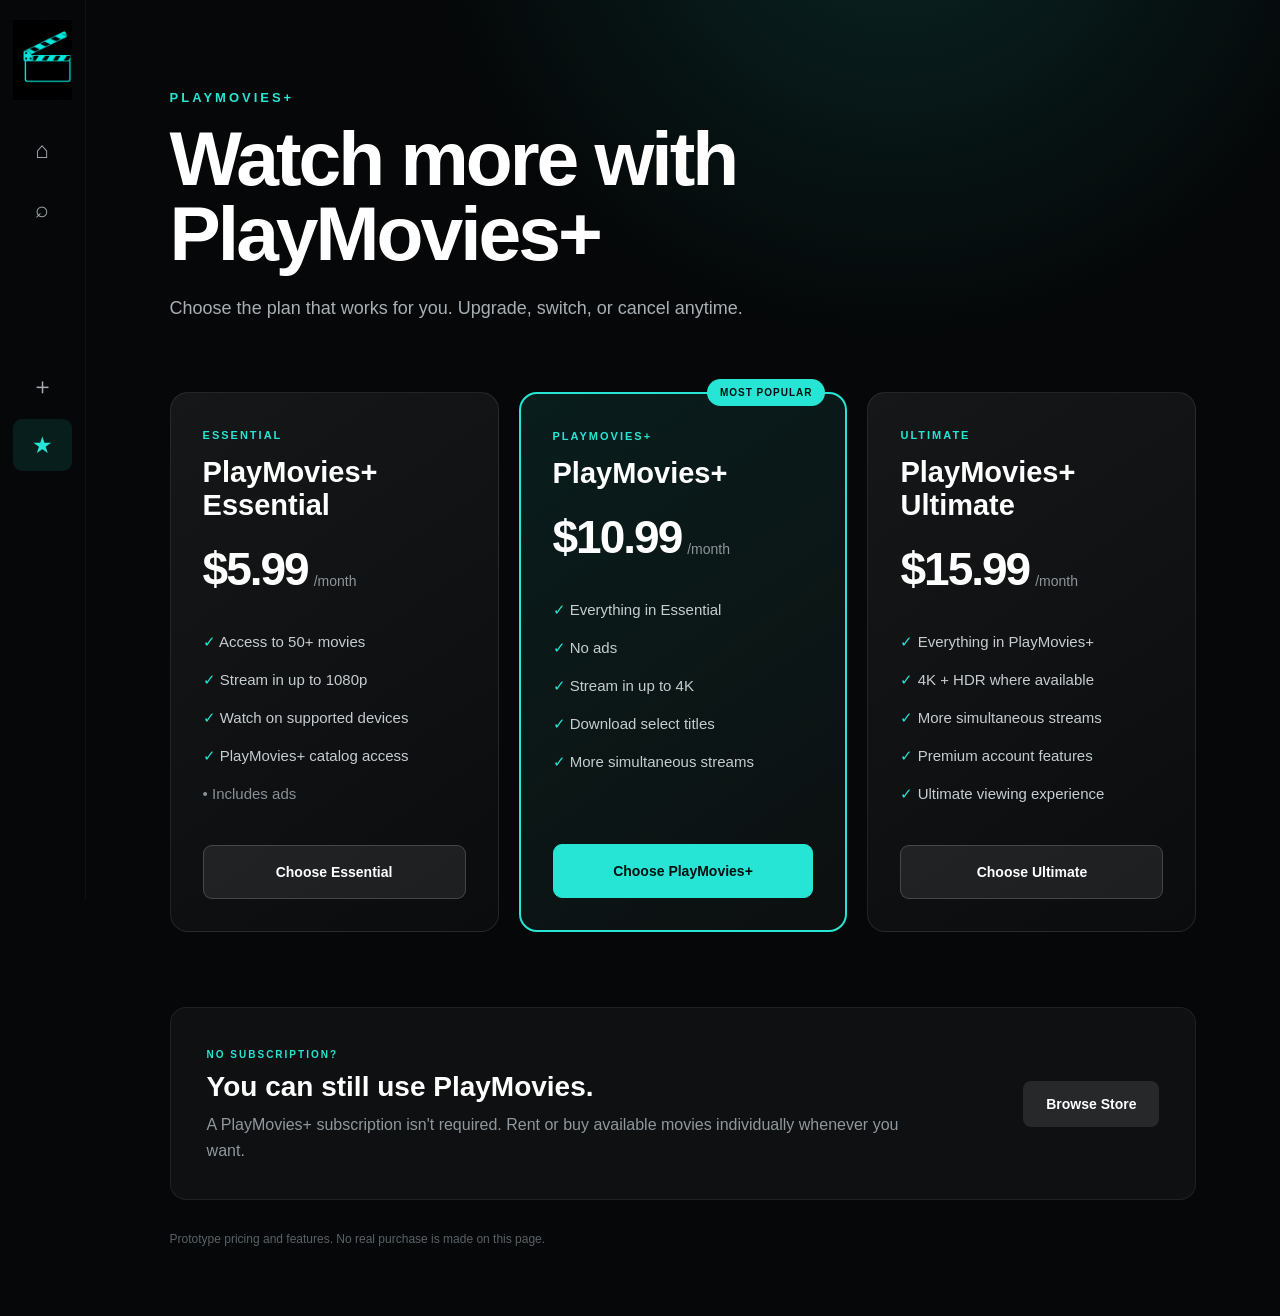
<file: subscriptions.html>
<!DOCTYPE html>
<html lang="en">
<head>
    <meta charset="UTF-8">
    <meta name="viewport" content="width=device-width, initial-scale=1.0">

    <title>Subscriptions — PlayMovies</title>

    <link rel="stylesheet" href="subscriptions.css">
</head>

<body>

    <!-- SIDEBAR -->
    <aside class="sidebar">

        <a href="index.html" class="sidebar-logo">
            <img src="playmovies-logo.png" alt="PlayMovies">
        </a>

        <nav class="sidebar-nav">

            <a href="index.html" class="side-link">
                <span class="side-icon">⌂</span>
                <span class="side-text">Home</span>
            </a>

            <a href="index.html" class="side-link">
                <span class="side-icon">⌕</span>
                <span class="side-text">Search</span>
            </a>

           <a href="movies.html" class="side-link">
    <span class="side-icon"></span>
    <span class="side-text">Movies</span>
</a>

           <a href="tvshows.html" class="side-link text-only">
                <span class="side-text">TV Shows</span>
            </a>

          <a href="mylist.html" class="side-link">
    <span class="side-icon">＋</span>
    <span class="side-text">My List</span>
</a>
            
            <a href="subscriptions.html" class="side-link active">
                <span class="side-icon">★</span>
                <span class="side-text">Subscriptions</span>
            </a>

        </nav>


       <div class="sidebar-bottom">

    <a href="profile.html" class="side-link">
        <span class="side-icon"></span>
        <span class="side-text">Profile</span>
    </a>

            <a href="#" class="side-link">
                <span class="side-icon"></span>
                <span class="side-text">Settings</span>
            </a>

        </div>

    </aside>


    <!-- MAIN -->
    <main class="main-content">

        <section class="subscription-hero">

            <p class="eyebrow">
                PLAYMOVIES+
            </p>

            <h1>
                Watch more with PlayMovies+
            </h1>

            <p class="hero-description">
                Choose the plan that works for you.
                Upgrade, switch, or cancel anytime.
            </p>

        </section>


        <section class="plans-section">

            <div class="plans-grid">


                <!-- ESSENTIAL -->
                <article class="plan-card">

                    <div class="plan-top">

                        <span class="plan-label">
                            ESSENTIAL
                        </span>

                        <h2>
                            PlayMovies+ Essential
                        </h2>

                        <div class="price">
                            <span class="price-main">
                                $5.99
                            </span>

                            <span class="price-period">
                                /month
                            </span>
                        </div>

                    </div>

                    <ul class="features">
                        <li>✓ Access to 50+ movies</li>
                        <li>✓ Stream in up to 1080p</li>
                        <li>✓ Watch on supported devices</li>
                        <li>✓ PlayMovies+ catalog access</li>
                        <li class="limited">• Includes ads</li>
                    </ul>

                    <button class="select-plan">
                        Choose Essential
                    </button>

                </article>


                <!-- PLAYMOVIES+ -->
                <article class="plan-card featured-plan">

                    <div class="popular-badge">
                        MOST POPULAR
                    </div>

                    <div class="plan-top">

                        <span class="plan-label">
                            PLAYMOVIES+
                        </span>

                        <h2>
                            PlayMovies+
                        </h2>

                        <div class="price">
                            <span class="price-main">
                                $10.99
                            </span>

                            <span class="price-period">
                                /month
                            </span>
                        </div>

                    </div>

                    <ul class="features">
                        <li>✓ Everything in Essential</li>
                        <li>✓ No ads</li>
                        <li>✓ Stream in up to 4K</li>
                        <li>✓ Download select titles</li>
                        <li>✓ More simultaneous streams</li>
                    </ul>

                    <button class="select-plan main-plan">
                        Choose PlayMovies+
                    </button>

                </article>


                <!-- ULTIMATE -->
                <article class="plan-card">

                    <div class="plan-top">

                        <span class="plan-label">
                            ULTIMATE
                        </span>

                        <h2>
                            PlayMovies+ Ultimate
                        </h2>

                        <div class="price">
                            <span class="price-main">
                                $15.99
                            </span>

                            <span class="price-period">
                                /month
                            </span>
                        </div>

                    </div>

                    <ul class="features">
                        <li>✓ Everything in PlayMovies+</li>
                        <li>✓ 4K + HDR where available</li>
                        <li>✓ More simultaneous streams</li>
                        <li>✓ Premium account features</li>
                        <li>✓ Ultimate viewing experience</li>
                    </ul>

                    <button class="select-plan">
                        Choose Ultimate
                    </button>

                </article>


            </div>

        </section>


        <section class="no-subscription">

            <div>
                <span class="small-label">
                    NO SUBSCRIPTION?
                </span>

                <h2>
                    You can still use PlayMovies.
                </h2>

                <p>
                    A PlayMovies+ subscription isn't required.
                    Rent or buy available movies individually whenever you want.
                </p>
            </div>

            <a href="index.html">
                Browse Store
            </a>

        </section>


        <p class="prototype-note">
            Prototype pricing and features. No real purchase is made on this page.
        </p>

    </main>


    <script src="subscriptions.js"></script>

</body>
</html>
</file>
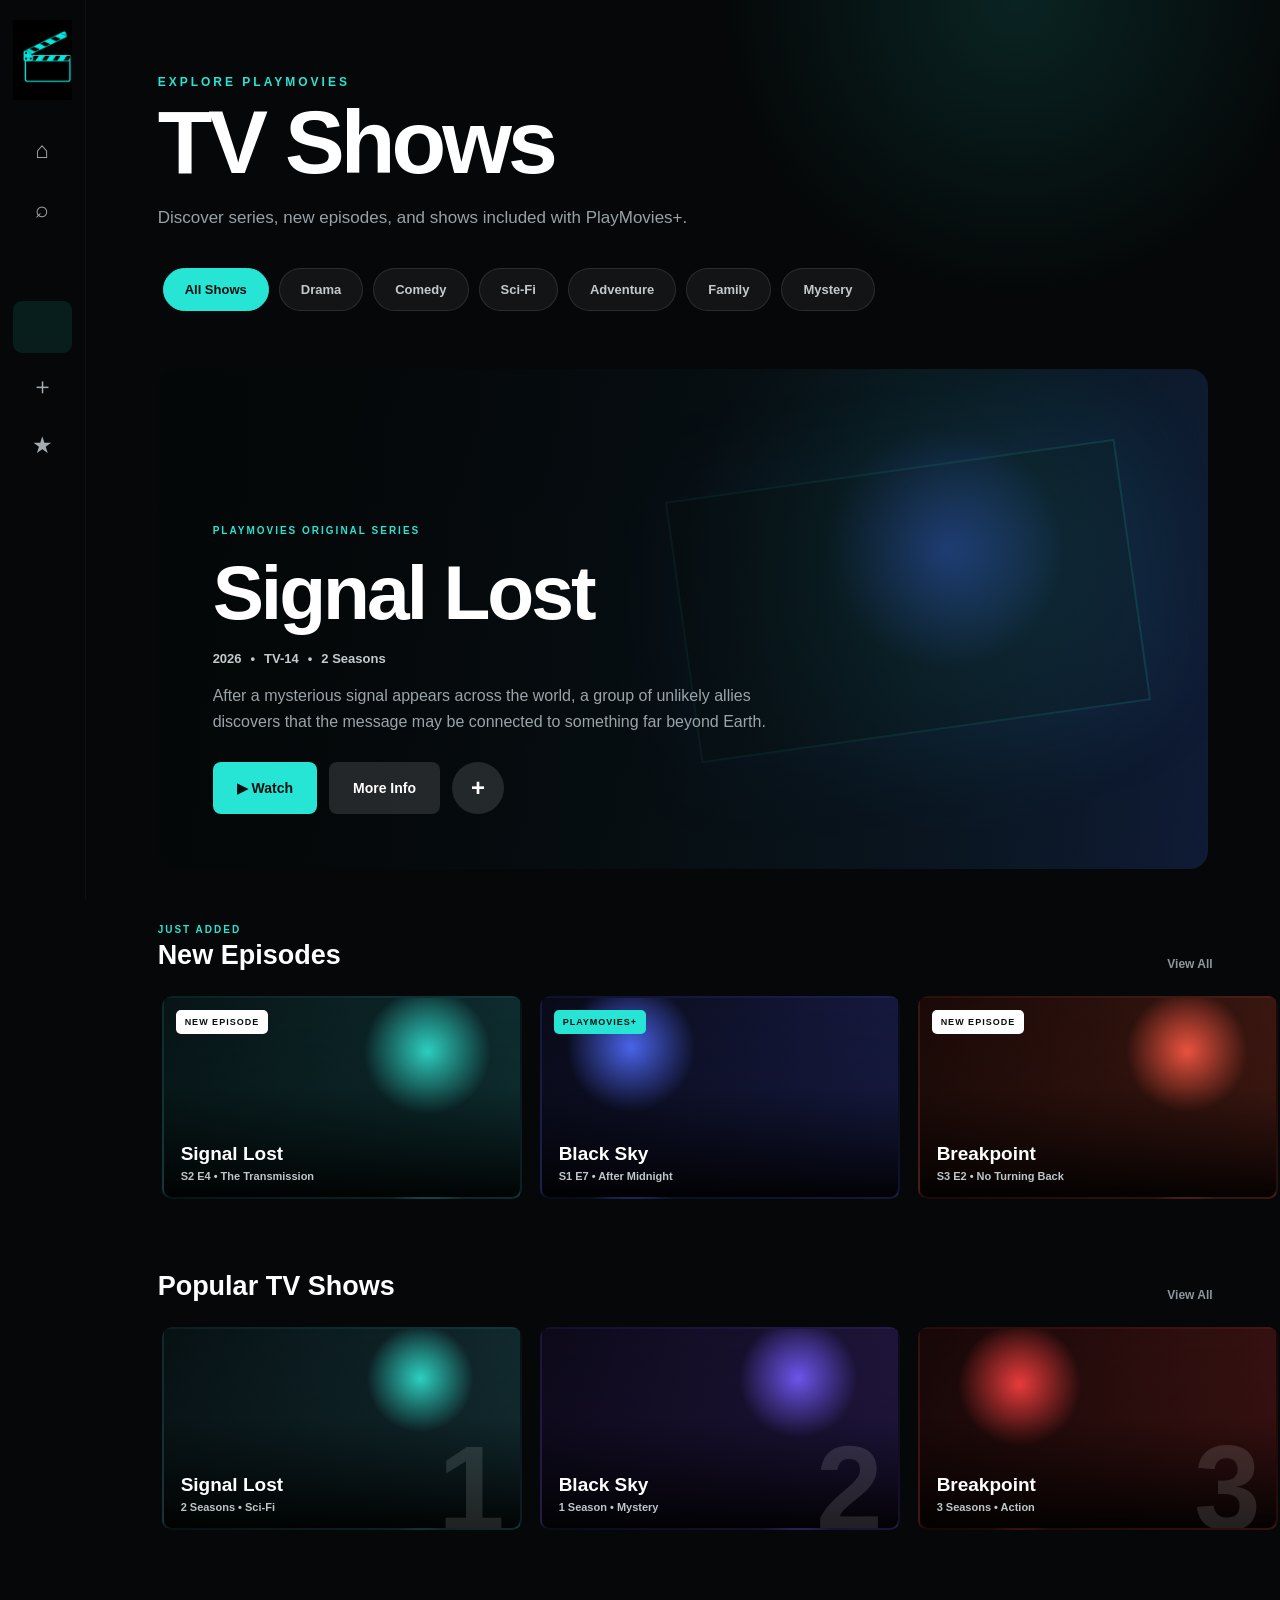
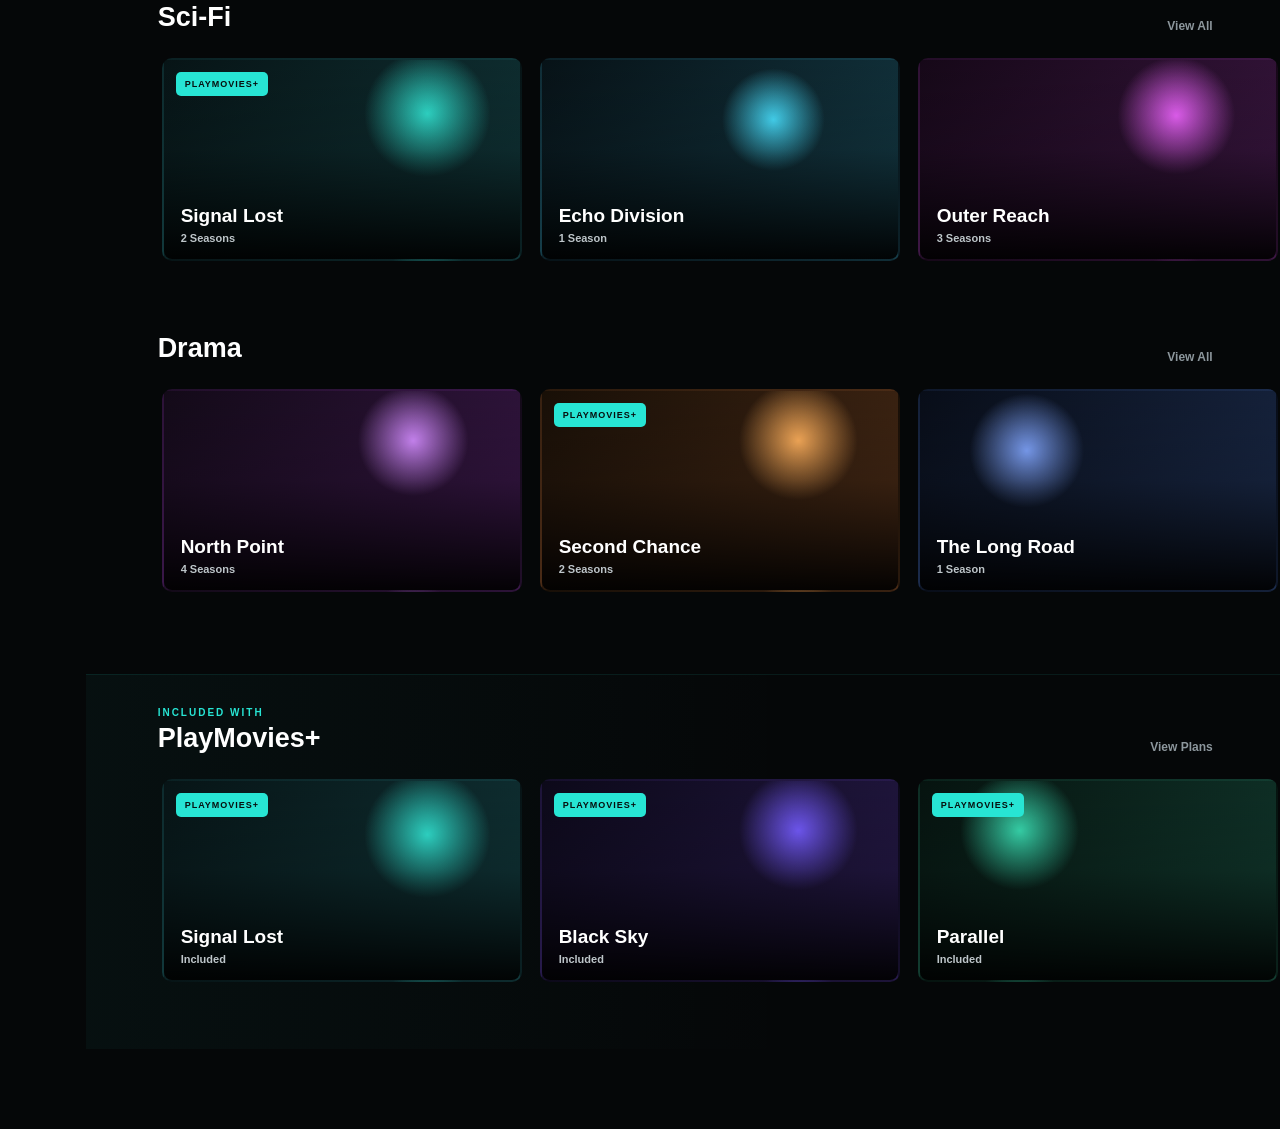
<file: tvshows.html>
<!DOCTYPE html>
<html lang="en">
<head>
    <meta charset="UTF-8">
    <meta name="viewport" content="width=device-width, initial-scale=1.0">

    <title>TV Shows — PlayMovies</title>
    <link rel="stylesheet" href="tvshows.css">
</head>

<body>

    <!-- =========================
         SIDEBAR
    ========================== -->

    <aside class="sidebar">

        <a href="index.html" class="sidebar-logo">
            <img src="playmovies-logo.png" alt="PlayMovies">
        </a>

        <nav class="sidebar-nav">

            <a href="index.html" class="side-link">
                <span class="side-icon">⌂</span>
                <span class="side-text">Home</span>
            </a>

            <a href="search.html" class="side-link">
                <span class="side-icon">⌕</span>
                <span class="side-text">Search</span>
            </a>

            <a href="movies.html" class="side-link text-only">
                <span class="side-text">Movies</span>
            </a>

            <a href="tvshows.html" class="side-link text-only active">
                <span class="side-text">TV Shows</span>
            </a>

          <a href="mylist.html" class="side-link">
    <span class="side-icon">＋</span>
    <span class="side-text">My List</span>
</a>

         
            <a href="subscriptions.html" class="side-link">
                <span class="side-icon">★</span>
                <span class="side-text">Subscriptions</span>
            </a>

        </nav>

        <div class="sidebar-bottom">

    <a href="profile.html" class="side-link">
        <span class="side-icon"></span>
        <span class="side-text">Profile</span>
    </a>
            <a href="#" class="side-link text-only">
                <span class="side-text">Settings</span>
            </a>

        </div>

    </aside>


    <!-- =========================
         MAIN
    ========================== -->

    <main class="main-content">

        <!-- HEADER -->

        <section class="page-header">

            <p class="eyebrow">
                EXPLORE PLAYMOVIES
            </p>

            <h1>TV Shows</h1>

            <p class="header-description">
                Discover series, new episodes, and shows included
                with PlayMovies+.
            </p>

            <div class="category-bar">

                <button class="category active">
                    All Shows
                </button>

                <button class="category">
                    Drama
                </button>

                <button class="category">
                    Comedy
                </button>

                <button class="category">
                    Sci-Fi
                </button>

                <button class="category">
                    Adventure
                </button>

                <button class="category">
                    Family
                </button>

                <button class="category">
                    Mystery
                </button>

            </div>

        </section>


        <!-- =========================
             FEATURED SERIES
        ========================== -->

        <section class="featured-show">

            <div class="featured-shade"></div>

            <div class="featured-content">

                <span class="featured-label">
                    PLAYMOVIES ORIGINAL SERIES
                </span>

                <h2>Signal Lost</h2>

                <div class="featured-meta">
                    <span>2026</span>
                    <span>•</span>
                    <span>TV-14</span>
                    <span>•</span>
                    <span>2 Seasons</span>
                </div>

                <p>
                    After a mysterious signal appears across the world,
                    a group of unlikely allies discovers that the message
                    may be connected to something far beyond Earth.
                </p>

                <div class="featured-actions">

                    <button class="watch-button">
                        ▶ Watch
                    </button>

                    <button class="info-button">
                        More Info
                    </button>

                    <button class="list-button">
                        +
                    </button>

                </div>

            </div>

        </section>


        <!-- =========================
             NEW EPISODES
        ========================== -->

        <section class="show-section">

            <div class="section-heading">

                <div>
                    <span class="mini-label">
                        JUST ADDED
                    </span>

                    <h2>New Episodes</h2>
                </div>

                <button>
                    View All
                </button>

            </div>


            <div class="show-row">

                <button class="show-card card-one">

                    <span class="badge">
                        NEW EPISODE
                    </span>

                    <div class="card-info">
                        <strong>Signal Lost</strong>
                        <span>S2 E4 • The Transmission</span>
                    </div>

                </button>


                <button class="show-card card-two">

                    <span class="badge plus-badge">
                        PLAYMOVIES+
                    </span>

                    <div class="card-info">
                        <strong>Black Sky</strong>
                        <span>S1 E7 • After Midnight</span>
                    </div>

                </button>


                <button class="show-card card-three">

                    <span class="badge">
                        NEW EPISODE
                    </span>

                    <div class="card-info">
                        <strong>Breakpoint</strong>
                        <span>S3 E2 • No Turning Back</span>
                    </div>

                </button>


                <button class="show-card card-four">

                    <span class="badge">
                        NEW EPISODE
                    </span>

                    <div class="card-info">
                        <strong>Unknown Territory</strong>
                        <span>S1 E5 • Beyond the Line</span>
                    </div>

                </button>

            </div>

        </section>


        <!-- =========================
             POPULAR
        ========================== -->

        <section class="show-section">

            <div class="section-heading">

                <h2>Popular TV Shows</h2>

                <button>
                    View All
                </button>

            </div>


            <div class="show-row">

                <button class="show-card card-five">

                    <div class="ranking">1</div>

                    <div class="card-info">
                        <strong>Signal Lost</strong>
                        <span>2 Seasons • Sci-Fi</span>
                    </div>

                </button>


                <button class="show-card card-six">

                    <div class="ranking">2</div>

                    <div class="card-info">
                        <strong>Black Sky</strong>
                        <span>1 Season • Mystery</span>
                    </div>

                </button>


                <button class="show-card card-seven">

                    <div class="ranking">3</div>

                    <div class="card-info">
                        <strong>Breakpoint</strong>
                        <span>3 Seasons • Action</span>
                    </div>

                </button>


                <button class="show-card card-eight">

                    <div class="ranking">4</div>

                    <div class="card-info">
                        <strong>Unknown Territory</strong>
                        <span>1 Season • Adventure</span>
                    </div>

                </button>


                <button class="show-card card-nine">

                    <div class="ranking">5</div>

                    <div class="card-info">
                        <strong>North Point</strong>
                        <span>4 Seasons • Drama</span>
                    </div>

                </button>

            </div>

        </section>


        <!-- =========================
             SCI-FI
        ========================== -->

        <section class="show-section">

            <div class="section-heading">

                <h2>Sci-Fi</h2>

                <button>
                    View All
                </button>

            </div>


            <div class="show-row">

                <button class="show-card card-one">

                    <span class="badge plus-badge">
                        PLAYMOVIES+
                    </span>

                    <div class="card-info">
                        <strong>Signal Lost</strong>
                        <span>2 Seasons</span>
                    </div>

                </button>


                <button class="show-card card-ten">

                    <div class="card-info">
                        <strong>Echo Division</strong>
                        <span>1 Season</span>
                    </div>

                </button>


                <button class="show-card card-eleven">

                    <div class="card-info">
                        <strong>Outer Reach</strong>
                        <span>3 Seasons</span>
                    </div>

                </button>


                <button class="show-card card-twelve">

                    <span class="badge plus-badge">
                        PLAYMOVIES+
                    </span>

                    <div class="card-info">
                        <strong>Parallel</strong>
                        <span>2 Seasons</span>
                    </div>

                </button>

            </div>

        </section>


        <!-- =========================
             DRAMA
        ========================== -->

        <section class="show-section">

            <div class="section-heading">

                <h2>Drama</h2>

                <button>
                    View All
                </button>

            </div>


            <div class="show-row">

                <button class="show-card card-nine">

                    <div class="card-info">
                        <strong>North Point</strong>
                        <span>4 Seasons</span>
                    </div>

                </button>


                <button class="show-card card-thirteen">

                    <span class="badge plus-badge">
                        PLAYMOVIES+
                    </span>

                    <div class="card-info">
                        <strong>Second Chance</strong>
                        <span>2 Seasons</span>
                    </div>

                </button>


                <button class="show-card card-fourteen">

                    <div class="card-info">
                        <strong>The Long Road</strong>
                        <span>1 Season</span>
                    </div>

                </button>


                <button class="show-card card-fifteen">

                    <div class="card-info">
                        <strong>Crossing Lines</strong>
                        <span>3 Seasons</span>
                    </div>

                </button>

            </div>

        </section>


        <!-- =========================
             PLAYMOVIES+
        ========================== -->

        <section class="show-section plus-section">

            <div class="section-heading">

                <div>

                    <span class="mini-label">
                        INCLUDED WITH
                    </span>

                    <h2>PlayMovies+</h2>

                </div>

                <a href="subscriptions.html">
                    View Plans
                </a>

            </div>


            <div class="show-row">

                <button class="show-card card-one">

                    <span class="badge plus-badge">
                        PLAYMOVIES+
                    </span>

                    <div class="card-info">
                        <strong>Signal Lost</strong>
                        <span>Included</span>
                    </div>

                </button>


                <button class="show-card card-six">

                    <span class="badge plus-badge">
                        PLAYMOVIES+
                    </span>

                    <div class="card-info">
                        <strong>Black Sky</strong>
                        <span>Included</span>
                    </div>

                </button>


                <button class="show-card card-twelve">

                    <span class="badge plus-badge">
                        PLAYMOVIES+
                    </span>

                    <div class="card-info">
                        <strong>Parallel</strong>
                        <span>Included</span>
                    </div>

                </button>


                <button class="show-card card-thirteen">

                    <span class="badge plus-badge">
                        PLAYMOVIES+
                    </span>

                    <div class="card-info">
                        <strong>Second Chance</strong>
                        <span>Included</span>
                    </div>

                </button>

            </div>

        </section>

    </main>

</body>
</html>
</file>
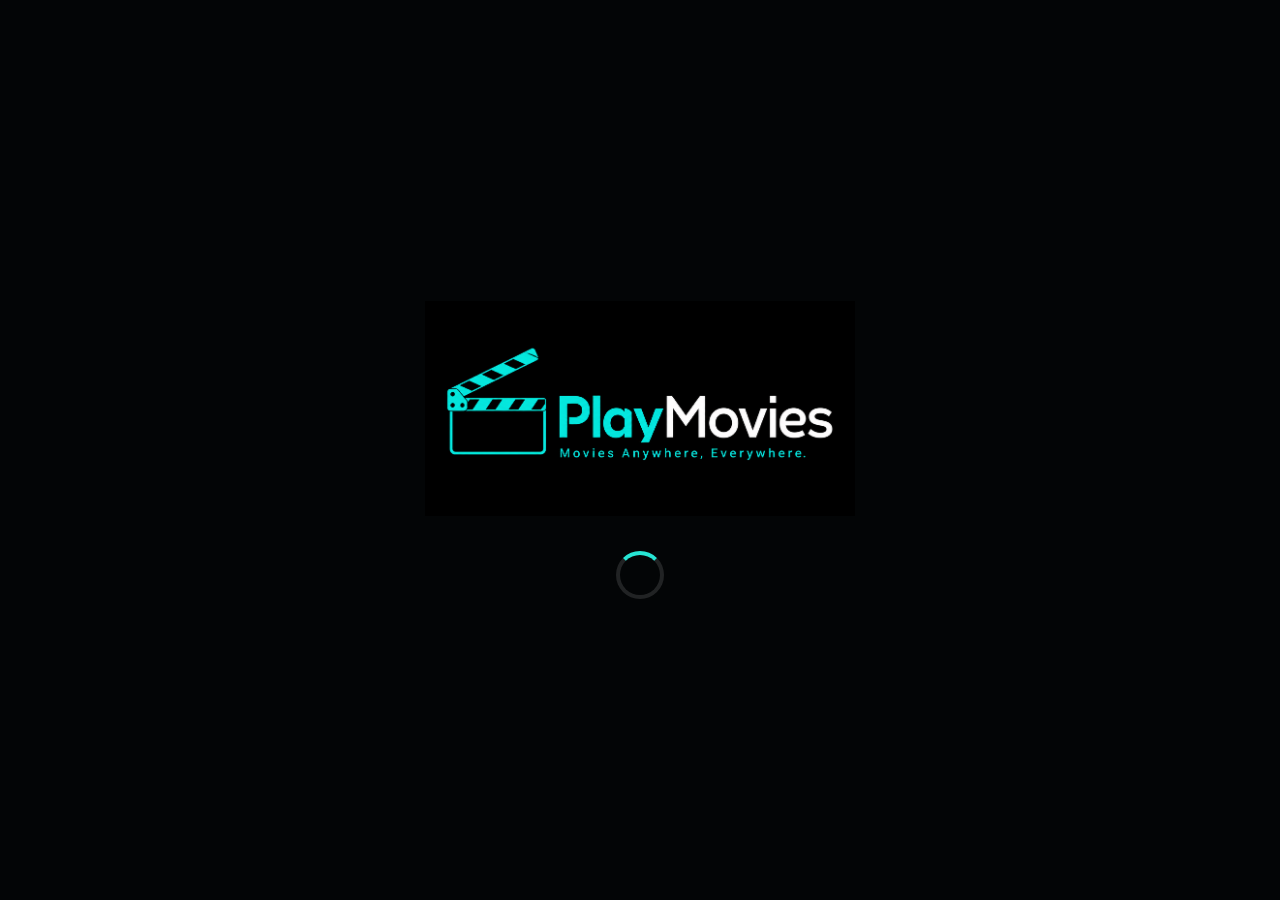
<file: welcome.html>
<!DOCTYPE html>
<html lang="en">

<head>
    <meta charset="UTF-8">
    <meta name="viewport" content="width=device-width, initial-scale=1.0">

    <title>Welcome to PlayMovies</title>

    <link rel="stylesheet" href="welcome.css">
</head>

<body>

    <main class="welcome">

        <div class="poster-background">

            <div class="poster p1">NEON RUN</div>
            <div class="poster p2">AFTERLIGHT</div>
            <div class="poster p3">STARFALL</div>
            <div class="poster p4">ZERO HOUR</div>
            <div class="poster p5">REDLINE</div>
            <div class="poster p6">STATIC CITY</div>
            <div class="poster p7">BEYOND EARTH</div>
            <div class="poster p8">THE LAST SIGNAL</div>
            <div class="poster p9">DEEP HORIZON</div>
            <div class="poster p10">NIGHT SHIFT</div>

        </div>

        <div class="welcome-overlay"></div>

        <section class="welcome-content">

            <img
                src="playmovies-logo.png"
                alt="PlayMovies"
                class="welcome-logo"
            >

            <h1>
                Watch Hundreds of Movies & TV Shows
            </h1>

            <p class="welcome-description">
                From new releases to popular favorites,
                watch anywhere, everywhere with PlayMovies.
            </p>

            <div class="welcome-actions">

               <a href="signup.html" class="create-button">
    Create an Account
</a>

<a href="login.html" class="login-button">
    Log In
</a>
            </div>

            <p class="welcome-small">
                No subscription required. Rent or buy titles,
                or get more with PlayMovies+.
            </p>

        </section>

    </main>
<!-- PLAYMOVIES CONNECTION LOADING -->

<div
    class="connection-loading"
    id="connectionLoading"
    aria-hidden="true"
>
    <img
        src="playmovies-logo.png"
        alt="PlayMovies"
        class="connection-logo"
    >

    <div class="connection-spinner"></div>
</div>


<!-- PLAYMOVIES OFFLINE SCREEN -->

<div
    class="offline-screen"
    id="offlineScreen"
    aria-hidden="true"
>
    <div class="offline-content">

        <img
            src="playmovies-logo.png"
            alt="PlayMovies"
            class="offline-logo"
        >

        <div class="offline-icon">
            !
        </div>

        <h1>No Internet Connection</h1>

        <p>
            PlayMovies couldn't connect.
            Check your internet connection
            and try again.
        </p>

        <div class="offline-actions">

            <button id="retryConnection">
                Retry
            </button>

            <button
                id="offlineDownloads"
                class="offline-secondary"
            >
                Downloads
            </button>

        </div>

    </div>
</div>


<script src="connection.js"></script>
    
</body>

</html>
</file>
<file: details.css>
* {
    box-sizing: border-box;
}

html,
body {
    margin: 0;
    min-height: 100%;

    background: #050708;
    color: white;

    font-family:
        Arial,
        Helvetica,
        sans-serif;
}

body {
    overflow-x: hidden;
}


/* ========================================
   BACK
======================================== */

.back-button {
    position: fixed;

    top: 24px;
    left: 28px;

    z-index: 100;

    min-height: 48px;

    display: inline-flex;
    align-items: center;
    justify-content: center;

    padding: 0 18px;

    border: 2px solid transparent;
    border-radius: 8px;

    background: rgba(0, 0, 0, 0.55);

    color: white;

    text-decoration: none;
    font-weight: 800;

    backdrop-filter: blur(10px);

    transition:
        transform 0.18s ease,
        border-color 0.18s ease,
        box-shadow 0.18s ease,
        background 0.18s ease;
}

.back-button:hover,
.back-button:focus-visible {
    transform: scale(1.06);

    border-color: #2be3d7;

    box-shadow:
        0 0 20px rgba(43, 227, 215, 0.28);

    background: rgba(20, 28, 30, 0.92);

    outline: none;
}
/* ========================================
   HERO
======================================== */

.details-hero {
    position: relative;

    min-height: 78vh;

    display: flex;
    align-items: flex-end;

    padding:
        120px
        clamp(30px, 6vw, 100px)
        90px;

    background:
        radial-gradient(
            circle at 70% 30%,
            rgba(31, 222, 209, 0.22),
            transparent 35%
        ),
        linear-gradient(
            120deg,
            #020405,
            #071214,
            #0a1f21
        );
}

.hero-shade {
    position: absolute;
    inset: 0;

    background:
        linear-gradient(
            to top,
            #050708 0%,
            rgba(5,7,8,0.78) 18%,
            rgba(5,7,8,0.25) 60%,
            rgba(5,7,8,0.2)
        );
}

.details-content {
    position: relative;

    z-index: 2;

    max-width: 760px;
}

.details-label {
    color: #2be3d7;

    font-size: 13px;

    font-weight: 900;

    letter-spacing: 0.18em;
}

.details-content h1 {
    margin:
        10px
        0
        18px;

    font-size:
        clamp(
            52px,
            7vw,
            105px
        );

    line-height: 0.95;
}

.movie-meta {
    display: flex;
    flex-wrap: wrap;

    gap: 10px;

    color: #c9d0d2;

    font-weight: 700;

    margin-bottom: 20px;
}

.movie-description {
    max-width: 680px;

    color: #d4dadb;

    font-size: 19px;

    line-height: 1.6;
}


/* ========================================
   BUTTONS
======================================== */

.details-actions,
.purchase-area {
    display: flex;
    flex-wrap: wrap;

    gap: 12px;

    margin-top: 26px;
}

button {
    font: inherit;
}

.primary-button,
.secondary-button,
.purchase-button {
    min-height: 50px;

    padding: 0 22px;

    border-radius: 7px;

    border: none;

    font-weight: 900;

    cursor: pointer;

    transition:
        transform .18s ease,
        background .18s ease;
}

.primary-button {
    background: #2be3d7;
    color: #03100f;
}

.secondary-button {
    background:
        rgba(255,255,255,0.12);

    color: white;
}

.purchase-button {
    background: white;
    color: #071012;
}

.primary-button:hover,
.secondary-button:hover,
.purchase-button:hover {
    transform: scale(1.05);
}

.included-badge {
    min-height: 50px;

    display: flex;
    align-items: center;

    padding: 0 18px;

    border-radius: 7px;

    background:
        rgba(43,227,215,0.12);

    color: #2be3d7;

    font-weight: 900;

    border:
        1px solid
        rgba(43,227,215,0.28);
}


/* ========================================
   SECTIONS
======================================== */

.details-section {
    padding:
        20px
        clamp(30px, 6vw, 100px)
        55px;
}

.details-section h2 {
    font-size: 28px;

    margin-bottom: 22px;
}


/* ========================================
   INFO
======================================== */

.info-grid {
    display: grid;

    grid-template-columns:
        repeat(
            3,
            minmax(0,1fr)
        );

    gap: 20px;
}

.info-grid > div {
    padding: 20px;

    border-radius: 10px;

    background: #0b0f11;

    border:
        1px solid
        rgba(255,255,255,0.07);
}

.info-label {
    color: #8f9a9d;

    font-size: 13px;

    font-weight: 800;

    text-transform: uppercase;

    letter-spacing: .08em;
}


/* ========================================
   CAST
======================================== */

.cast-row,
.similar-row {
    display: flex;

    gap: 18px;

    overflow-x: auto;

    padding-bottom: 14px;
}

.cast-card {
    flex:
        0
        0
        170px;

    border-radius: 12px;

    overflow: hidden;

    background: #0c1012;

    border:
        1px solid
        rgba(255,255,255,0.08);
}

.cast-image {
    height: 210px;

    display: grid;
    place-items: center;

    background:
        linear-gradient(
            140deg,
            #151c1f,
            #082c2d
        );

    color: #2be3d7;

    font-size: 48px;

    font-weight: 900;
}

.cast-info {
    padding: 14px;
}

.cast-name {
    display: block;

    font-weight: 900;
}

.cast-character {
    display: block;

    margin-top: 5px;

    color: #8f9a9d;

    font-size: 13px;
}


/* ========================================
   SIMILAR
======================================== */

.similar-card {
    flex:
        0
        0
        270px;

    min-height: 150px;

    padding: 18px;

    display: flex;
    align-items: flex-end;

    border-radius: 12px;

    background:
        linear-gradient(
            140deg,
            #0d1b1c,
            #092e31
        );

    color: white;

    text-decoration: none;

    border:
        1px solid
        rgba(255,255,255,0.08);

    transition:
        transform .2s ease;
}

.similar-card:hover {
    transform: scale(1.04);
}

.similar-title {
    font-size: 19px;

    font-weight: 900;
}


/* ========================================
   TRAILER
======================================== */

.trailer-modal {
    position: fixed;
    inset: 0;

    z-index: 500;

    display: grid;
    place-items: center;

    padding: 25px;

    background:
        rgba(0,0,0,0.88);

    opacity: 0;
    visibility: hidden;

    transition:
        opacity .25s ease,
        visibility .25s ease;
}

.trailer-modal.show {
    opacity: 1;
    visibility: visible;
}

.trailer-container {
    position: relative;

    width:
        min(
            1000px,
            100%
        );

    aspect-ratio: 16 / 9;

    border-radius: 14px;

    overflow: hidden;

    background: #0b1012;
}

.close-trailer {
    position: absolute;

    top: 14px;
    right: 14px;

    z-index: 4;

    width: 45px;
    height: 45px;

    border-radius: 50%;

    border: none;

    background:
        rgba(0,0,0,0.65);

    color: white;

    cursor: pointer;
}

.trailer-placeholder {
    width: 100%;
    height: 100%;

    display: grid;
    place-content: center;

    text-align: center;

    background:
        radial-gradient(
            circle,
            #0c3637,
            #050708 65%
        );
}


/* ========================================
   MOBILE
======================================== */

@media (max-width: 700px) {

    .details-hero {
        min-height: 72vh;

        padding:
            110px
            24px
            65px;
    }

    .details-section {
        padding:
            15px
            24px
            45px;
    }

    .info-grid {
        grid-template-columns: 1fr;
    }

    .similar-card {
        flex-basis: 220px;
    }

}
/* ========================================
   PLAYMOVIES INTERACTION STYLE
======================================== */

.primary-button,
.secondary-button,
.purchase-button,
.cast-card,
.similar-card {
    transition:
        transform 0.18s ease,
        box-shadow 0.18s ease,
        outline-color 0.18s ease,
        background 0.18s ease;
}


/* Buttons */

.primary-button:hover,
.primary-button:focus-visible,
.secondary-button:hover,
.secondary-button:focus-visible,
.purchase-button:hover,
.purchase-button:focus-visible {
    transform: scale(1.06);

    outline: 3px solid #2be3d7;
    outline-offset: 3px;

    box-shadow:
        0 0 0 1px rgba(43, 227, 215, 0.25),
        0 0 24px rgba(43, 227, 215, 0.22);
}


/* Actor cards */

.cast-card {
    cursor: pointer;
}

.cast-card:hover,
.cast-card:focus-visible {
    transform: scale(1.06);

    outline: 3px solid #2be3d7;
    outline-offset: 3px;

    box-shadow:
        0 0 22px rgba(43, 227, 215, 0.22);
}


/* Similar movie cards */

.similar-card:hover,
.similar-card:focus-visible {
    transform: scale(1.06);

    outline: 3px solid #2be3d7;
    outline-offset: 3px;

    box-shadow:
        0 0 22px rgba(43, 227, 215, 0.22);
}


/* Keyboard / controller focus */

.primary-button:focus,
.secondary-button:focus,
.purchase-button:focus,
.cast-card:focus,
.similar-card:focus {
    outline: 3px solid #2be3d7;
    outline-offset: 3px;
}
button,
a,
.cast-card {
    -webkit-tap-highlight-color: transparent;
}

button:focus-visible,
a:focus-visible,
.cast-card:focus-visible {
    outline: none;
}

@media (pointer: coarse) {
    .primary-button,
    .secondary-button,
    .purchase-button,
    .back-button {
        min-height: 56px;
    }
}

@media (max-width: 700px) {
    .details-actions,
    .purchase-buttons {
        gap: 10px;
    }

    .primary-button,
    .secondary-button,
    .purchase-button {
        min-height: 52px;
        padding: 0 18px;
    }

    .back-button {
        top: 16px;
        left: 16px;
    }
}

@media (min-width: 1400px) {
    .primary-button,
    .secondary-button,
    .purchase-button,
    .back-button {
        min-height: 58px;
        font-size: 18px;
    }

    .cast-card:hover,
    .cast-card:focus-visible,
    .similar-card:hover,
    .similar-card:focus-visible,
    .primary-button:hover,
    .primary-button:focus-visible,
    .secondary-button:hover,
    .secondary-button:focus-visible,
    .purchase-button:hover,
    .purchase-button:focus-visible,
    .back-button:hover,
    .back-button:focus-visible {
        transform: scale(1.07);
    }
}
</file>
<file: movies.css>
* {
    margin: 0;
    padding: 0;
    box-sizing: border-box;
}

html {
    scroll-behavior: smooth;
}

body {
    min-height: 100vh;
    overflow-x: hidden;

    background: #050708;
    color: white;

    font-family: Arial, Helvetica, sans-serif;
}


/* ==========================
   SIDEBAR
========================== */

.sidebar {
    position: fixed;
    top: 0;
    left: 0;

    width: 86px;
    height: 100vh;

    padding: 20px 13px;

    display: flex;
    flex-direction: column;

    z-index: 1000;

    background:
        linear-gradient(
            90deg,
            #050708 0%,
            rgba(5,7,8,0.98) 100%
        );

    border-right:
        1px solid rgba(255,255,255,0.04);

    transition: width 0.25s ease;
}

.sidebar:hover,
.sidebar:focus-within {
    width: 250px;
}

.sidebar-logo {
    width: 100%;
    height: 80px;

    display: flex;
    align-items: center;

    overflow: hidden;

    margin-bottom: 24px;
}

.sidebar-logo img {
    width: 205px;
    min-width: 205px;
}

.sidebar-nav {
    display: flex;
    flex-direction: column;
    gap: 7px;
}

.side-link {
    width: 100%;
    height: 52px;

    display: flex;
    align-items: center;

    border: none;
    border-radius: 9px;

    background: transparent;

    color: #a5adb3;

    text-decoration: none;

    cursor: pointer;

    transition: 0.18s;
}

.side-link:hover,
.side-link:focus-visible,
.side-link.active {
    background: rgba(39,229,212,0.1);
    color: white;

    outline: none;
}

.side-link.active {
    color: #27e5d4;
}

.side-icon {
    width: 58px;
    min-width: 58px;

    text-align: center;

    font-size: 23px;
}

.side-text {
    opacity: 0;

    font-size: 15px;
    font-weight: 800;

    white-space: nowrap;

    transition: opacity 0.15s;
}

.sidebar:hover .side-text,
.sidebar:focus-within .side-text {
    opacity: 1;
}

.sidebar-bottom {
    margin-top: auto;

    display: flex;
    flex-direction: column;

    gap: 6px;
}


/* ==========================
   MAIN
========================== */

.main-content {
    margin-left: 86px;
    padding-bottom: 80px;
}


/* ==========================
   HEADER
========================== */

.movies-header {
    padding:
        75px
        6%
        38px;

    background:
        radial-gradient(
            circle at 75% 0%,
            rgba(39,229,212,0.13),
            transparent 30%
        );
}

.eyebrow {
    margin-bottom: 11px;

    color: #27e5d4;

    font-size: 12px;
    font-weight: 900;

    letter-spacing: 3px;
}

.movies-header h1 {
    font-size: clamp(55px, 7vw, 90px);

    line-height: 0.95;

    letter-spacing: -4px;
}

.header-description {
    margin-top: 20px;

    color: #98a1a7;

    font-size: 17px;
    line-height: 1.5;
}


/* ==========================
   CATEGORIES
========================== */

.category-bar {
    display: flex;

    gap: 10px;

    margin-top: 32px;

    overflow-x: auto;

    padding: 5px 5px 10px;

    scrollbar-width: none;
}

.category-bar::-webkit-scrollbar {
    display: none;
}

.category {
    flex-shrink: 0;

    padding: 13px 21px;

    border:
        1px solid rgba(255,255,255,0.1);

    border-radius: 999px;

    background:
        rgba(255,255,255,0.055);

    color: #c3c9cd;

    font-size: 13px;
    font-weight: 800;

    cursor: pointer;

    transition: 0.18s;
}

.category:hover,
.category:focus-visible {
    border-color: #27e5d4;

    color: white;

    outline: none;

    transform: scale(1.04);
}

.category.active {
    background: #27e5d4;
    color: #04100f;

    border-color: #27e5d4;
}


/* ==========================
   FEATURED MOVIE
========================== */

.featured-movie {
    position: relative;

    min-height: 480px;

    margin: 10px 6% 55px;

    padding: 55px;

    display: flex;
    align-items: flex-end;

    overflow: hidden;

    border-radius: 18px;

    background:
        radial-gradient(
            circle at 77% 40%,
            rgba(39,229,212,0.55),
            transparent 13%
        ),
        radial-gradient(
            circle at 77% 40%,
            rgba(39,229,212,0.16),
            transparent 31%
        ),
        linear-gradient(
            110deg,
            #071011 10%,
            #0c2426 65%,
            #071112
        );
}

.featured-movie::before {
    content: "";

    position: absolute;

    width: 390px;
    height: 390px;

    right: 9%;
    top: 8%;

    border-radius: 50%;

    border:
        2px solid rgba(39,229,212,0.2);

    box-shadow:
        0 0 100px
        rgba(39,229,212,0.1);
}

.featured-shade {
    position: absolute;

    inset: 0;

    background:
        linear-gradient(
            90deg,
            rgba(4,7,8,0.97),
            rgba(4,7,8,0.55) 55%,
            rgba(4,7,8,0.05)
        );
}

.featured-content {
    position: relative;
    z-index: 3;

    max-width: 620px;
}

.featured-label {
    color: #27e5d4;

    font-size: 11px;
    font-weight: 900;

    letter-spacing: 2px;
}

.featured-content h2 {
    margin: 10px 0 14px;

    font-size: clamp(48px, 6vw, 78px);

    letter-spacing: -3px;
}

.featured-meta {
    display: flex;

    gap: 9px;

    margin-bottom: 17px;

    color: #c4cbcf;

    font-size: 13px;
    font-weight: 800;
}

.featured-content p {
    max-width: 560px;

    color: #9ba4aa;

    font-size: 16px;
    line-height: 1.6;
}


/* ==========================
   FEATURED BUTTONS
========================== */

.featured-actions {
    display: flex;
    align-items: center;

    gap: 12px;

    margin-top: 27px;
}

.featured-actions button {
    height: 52px;

    border: none;
    border-radius: 8px;

    padding: 0 24px;

    font-size: 14px;
    font-weight: 900;

    cursor: pointer;

    transition: 0.18s;
}

.watch-button {
    background: #27e5d4;
    color: #04100f;
}

.info-button,
.list-button {
    background: rgba(255,255,255,0.12);
    color: white;
}

.list-button {
    width: 52px;

    padding: 0 !important;

    border-radius: 50% !important;

    font-size: 24px !important;
}

.featured-actions button:hover,
.featured-actions button:focus-visible {
    transform: scale(1.05);

    outline:
        3px solid #27e5d4;

    outline-offset: 4px;
}


/* ==========================
   SECTIONS
========================== */

.movie-section {
    padding:
        0
        0
        35px
        6%;
}

.section-heading {
    padding-right: 6%;

    display: flex;
    justify-content: space-between;
    align-items: flex-end;

    margin-bottom: 5px;
}

.section-heading h2 {
    font-size: 27px;
}

.section-heading button,
.section-heading a {
    border: none;

    background: transparent;

    color: #8d979d;

    font-size: 12px;
    font-weight: 800;

    text-decoration: none;

    cursor: pointer;
}

.section-heading button:hover,
.section-heading a:hover {
    color: #27e5d4;
}


/* ==========================
   MOVIE ROW
========================== */

.movie-row {
    display: flex;

    gap: 18px;

    overflow-x: auto;
    overflow-y: visible;

    padding:
        20px
        45px
        32px
        4px;

    scrollbar-width: none;
}

.movie-row::-webkit-scrollbar {
    display: none;
}


/* ==========================
   MOVIE CARDS
========================== */

.movie-card {
    position: relative;

    flex:
        0 0 360px;

    height: 203px;

    overflow: hidden;

    border:
        2px solid transparent;

    border-radius: 10px;

    color: white;

    text-align: left;

    cursor: pointer;

    transition:
        transform 0.2s,
        border-color 0.2s,
        box-shadow 0.2s;
}

.movie-card::after {
    content: "";

    position: absolute;
    inset: 0;

    background:
        linear-gradient(
            to top,
            rgba(0,0,0,0.92),
            rgba(0,0,0,0.15) 55%,
            transparent
        );
}

.movie-card:hover,
.movie-card:focus-visible {
    transform: scale(1.055);

    border-color: #27e5d4;

    outline: none;

    box-shadow:
        0 18px 38px rgba(0,0,0,0.55);

    z-index: 10;
}


/* ==========================
   CARD CONTENT
========================== */

.card-info {
    position: absolute;

    z-index: 4;

    left: 17px;
    bottom: 15px;

    display: flex;
    flex-direction: column;

    gap: 5px;
}

.card-info strong {
    font-size: 19px;
}

.card-info span {
    color: #bec6ca;

    font-size: 11px;
    font-weight: 700;
}

.badge {
    position: absolute;

    z-index: 5;

    top: 12px;
    left: 12px;

    padding: 7px 9px;

    border-radius: 5px;

    background: white;

    color: #07100f;

    font-size: 9px;
    font-weight: 900;

    letter-spacing: 1px;
}

.plus-badge {
    background: #27e5d4;
}


/* ==========================
   RANKING
========================== */

.ranking {
    position: absolute;

    z-index: 3;

    right: 15px;
    bottom: -20px;

    font-size: 120px;
    font-weight: 900;

    color: rgba(255,255,255,0.12);

    line-height: 1;
}


/* ==========================
   CARD ART
========================== */

.card-one {
    background:
        radial-gradient(circle at 75% 30%, #28e8d7, transparent 22%),
        linear-gradient(135deg, #071315, #13383b);
}

.card-two {
    background:
        radial-gradient(circle at 30% 25%, #4d7cff, transparent 22%),
        linear-gradient(135deg, #080b17, #19254c);
}

.card-three {
    background:
        radial-gradient(circle at 72% 25%, #e45f40, transparent 21%),
        linear-gradient(135deg, #170b08, #482116);
}

.card-four {
    background:
        radial-gradient(circle at 65% 30%, #54d4ff, transparent 22%),
        linear-gradient(135deg, #07131a, #10354b);
}

.card-five {
    background:
        radial-gradient(circle at 80% 30%, #c855ff, transparent 22%),
        linear-gradient(135deg, #120918, #351549);
}

.card-six {
    background:
        radial-gradient(circle at 35% 25%, #ff4141, transparent 22%),
        linear-gradient(135deg, #170707, #481414);
}

.card-seven {
    background:
        radial-gradient(circle at 68% 20%, #ffe66c, transparent 18%),
        linear-gradient(135deg, #171309, #3a3315);
}

.card-eight {
    background:
        linear-gradient(
            120deg,
            transparent 40%,
            #ff3030 42%,
            transparent 45%
        ),
        linear-gradient(135deg, #180909, #411414);
}

.card-nine {
    background:
        radial-gradient(circle at 72% 25%, #6595ff, transparent 20%),
        linear-gradient(135deg, #070a13, #131f3b);
}

.card-ten {
    background:
        radial-gradient(circle at 70% 30%, #2dd7b4, transparent 19%),
        linear-gradient(135deg, #06120f, #11372f);
}


/* ==========================
   PLAYMOVIES+
========================== */

.plus-section {
    margin-top: 15px;

    padding-top: 32px;

    background:
        linear-gradient(
            90deg,
            rgba(39,229,212,0.04),
            transparent 60%
        );

    border-top:
        1px solid rgba(39,229,212,0.09);
}

.mini-label {
    display: block;

    margin-bottom: 5px;

    color: #27e5d4;

    font-size: 9px;
    font-weight: 900;

    letter-spacing: 2px;
}


/* ==========================
   RESPONSIVE
========================== */

@media (max-width: 800px) {

    .sidebar {
        width: 68px;
    }

    .sidebar:hover,
    .sidebar:focus-within {
        width: 215px;
    }

    .main-content {
        margin-left: 68px;
    }

    .movies-header {
        padding:
            55px
            28px
            30px;
    }

    .featured-movie {
        margin:
            5px
            28px
            45px;

        padding: 35px;

        min-height: 430px;
    }

    .movie-section {
        padding-left: 28px;
    }

    .movie-card {
        flex-basis: 295px;

        height: 166px;
    }

    .featured-movie::before {
        display: none;
    }

}
</file>
<file: mylist.css>
* {
    margin: 0;
    padding: 0;
    box-sizing: border-box;
}

body {
    min-height: 100vh;

    background:
        radial-gradient(
            circle at 80% 0%,
            rgba(39,229,212,0.10),
            transparent 30%
        ),
        #050708;

    color: white;

    font-family: Arial, Helvetica, sans-serif;

    overflow-x: hidden;
}


/* =========================
   SIDEBAR
========================= */

.sidebar {
    position: fixed;

    top: 0;
    left: 0;

    width: 86px;
    height: 100vh;

    padding: 20px 13px;

    display: flex;
    flex-direction: column;

    z-index: 1000;

    background:
        linear-gradient(
            90deg,
            #050708,
            rgba(5,7,8,0.98)
        );

    border-right:
        1px solid rgba(255,255,255,0.04);

    transition: width 0.25s ease;
}

.sidebar:hover,
.sidebar:focus-within {
    width: 250px;
}

.sidebar-logo {
    width: 100%;
    height: 80px;

    display: flex;
    align-items: center;

    overflow: hidden;

    margin-bottom: 24px;
}

.sidebar-logo img {
    width: 205px;
    min-width: 205px;
}

.sidebar-nav,
.sidebar-bottom {
    display: flex;
    flex-direction: column;

    gap: 7px;
}

.sidebar-bottom {
    margin-top: auto;
}

.side-link {
    width: 100%;
    height: 52px;

    display: flex;
    align-items: center;

    border-radius: 9px;

    color: #a5adb3;

    text-decoration: none;

    overflow: hidden;

    transition: 0.18s;
}

.side-link:hover,
.side-link:focus-visible,
.side-link.active {
    background:
        rgba(39,229,212,0.1);

    color: white;

    outline: none;
}

.side-link.active {
    color: #27e5d4;
}

.side-icon {
    width: 58px;
    min-width: 58px;

    text-align: center;

    font-size: 23px;
}

.side-text {
    opacity: 0;

    font-size: 15px;
    font-weight: 800;

    white-space: nowrap;

    transition: opacity 0.15s;
}

.sidebar:hover .side-text,
.sidebar:focus-within .side-text {
    opacity: 1;
}


/* corrected text-only alignment */

.side-link.text-only {
    padding-left: 58px;
}

.side-link.text-only .side-text {
    margin-left: 0;
}


/* =========================
   MAIN
========================= */

.main-content {
    margin-left: 86px;

    min-height: 100vh;

    padding-bottom: 80px;
}


/* =========================
   HEADER
========================= */

.page-header {
    padding:
        76px
        6%
        34px;
}

.eyebrow {
    margin-bottom: 11px;

    color: #27e5d4;

    font-size: 12px;
    font-weight: 900;

    letter-spacing: 3px;
}

.page-header h1 {
    font-size:
        clamp(58px, 7vw, 92px);

    line-height: 0.95;

    letter-spacing: -4px;
}

.header-description {
    margin-top: 20px;

    color: #98a1a7;

    font-size: 17px;
    line-height: 1.5;
}


/* =========================
   FILTERS
========================= */

.filter-bar {
    display: flex;

    gap: 10px;

    margin-top: 30px;
}

.filter-button {
    padding:
        12px
        20px;

    border:
        1px solid rgba(255,255,255,0.1);

    border-radius: 999px;

    background:
        rgba(255,255,255,0.05);

    color: #aab2b7;

    font-size: 13px;
    font-weight: 800;

    cursor: pointer;

    transition: 0.18s;
}

.filter-button:hover,
.filter-button:focus-visible {
    color: white;

    border-color: #27e5d4;

    outline: none;

    transform: scale(1.04);
}

.filter-button.active {
    background: #27e5d4;

    color: #04100f;

    border-color: #27e5d4;
}


/* =========================
   LIST AREA
========================= */

.list-section {
    padding:
        20px
        6%
        70px;
}

.list-heading {
    display: flex;

    justify-content: space-between;
    align-items: flex-end;

    gap: 20px;

    margin-bottom: 22px;
}

.mini-label {
    color: #27e5d4;

    font-size: 10px;
    font-weight: 900;

    letter-spacing: 2px;

    margin-bottom: 6px;
}

.list-heading h2 {
    font-size: 29px;
}

#savedCount {
    color: #747d83;

    font-size: 13px;
    font-weight: 700;
}


/* =========================
   SAVED GRID
========================= */

.saved-grid {
    display: grid;

    grid-template-columns:
        repeat(
            auto-fill,
            minmax(300px, 1fr)
        );

    gap: 20px;
}


/* =========================
   SAVED CARD
========================= */

.saved-card {
    position: relative;

    min-height: 190px;

    aspect-ratio: 16 / 9;

    overflow: hidden;

    border:
        2px solid transparent;

    border-radius: 11px;

    background:
        linear-gradient(
            135deg,
            #0b2527,
            #071011
        );

    color: white;

    transition:
        transform 0.18s,
        border-color 0.18s,
        box-shadow 0.18s;
}

.saved-card:hover,
.saved-card:focus-within {
    transform:
        translateY(-5px)
        scale(1.02);

    border-color: #27e5d4;

    box-shadow:
        0 18px 38px
        rgba(0,0,0,0.5);
}

.saved-card::after {
    content: "";

    position: absolute;

    inset: 0;

    background:
        linear-gradient(
            to top,
            rgba(0,0,0,0.94),
            rgba(0,0,0,0.15) 55%,
            transparent
        );

    pointer-events: none;
}

.saved-card-info {
    position: absolute;

    z-index: 4;

    left: 17px;
    right: 17px;
    bottom: 15px;

    display: flex;
    flex-direction: column;

    gap: 5px;
}

.saved-card-info strong {
    font-size: 20px;
}

.saved-card-info span {
    color: #bec6ca;

    font-size: 12px;
    font-weight: 700;
}

.type-badge {
    position: absolute;

    z-index: 5;

    top: 12px;
    left: 12px;

    padding:
        7px
        9px;

    border-radius: 5px;

    background: #27e5d4;

    color: #04100f;

    font-size: 9px;
    font-weight: 900;

    letter-spacing: 1px;
}

.remove-button {
    position: absolute;

    z-index: 6;

    top: 12px;
    right: 12px;

    width: 38px;
    height: 38px;

    display: flex;
    align-items: center;
    justify-content: center;

    border:
        1px solid rgba(255,255,255,0.12);

    border-radius: 50%;

    background:
        rgba(5,7,8,0.82);

    color: white;

    font-size: 17px;

    cursor: pointer;

    transition: 0.18s;
}

.remove-button:hover,
.remove-button:focus-visible {
    background: #27e5d4;

    color: #04100f;

    outline:
        2px solid #27e5d4;

    outline-offset: 2px;
}


/* =========================
   EMPTY STATE
========================= */

.empty-state {
    min-height: 430px;

    display: none;

    flex-direction: column;

    align-items: center;
    justify-content: center;

    text-align: center;

    padding: 50px 20px;
}

.empty-state.visible {
    display: flex;
}

.empty-icon {
    width: 84px;
    height: 84px;

    display: flex;
    align-items: center;
    justify-content: center;

    margin-bottom: 22px;

    border-radius: 50%;

    background:
        rgba(39,229,212,0.08);

    color: #27e5d4;

    font-size: 40px;
}

.empty-state h2 {
    font-size: 31px;

    margin-bottom: 10px;
}

.empty-state p {
    max-width: 470px;

    color: #858f95;

    font-size: 15px;
    line-height: 1.6;
}

.empty-actions {
    display: flex;

    gap: 12px;

    margin-top: 25px;
}

.empty-actions a {
    padding:
        14px
        20px;

    border-radius: 8px;

    background:
        rgba(255,255,255,0.08);

    color: white;

    font-size: 13px;
    font-weight: 900;

    text-decoration: none;

    transition: 0.18s;
}

.empty-actions a:first-child {
    background: #27e5d4;

    color: #04100f;
}

.empty-actions a:hover,
.empty-actions a:focus-visible {
    transform: scale(1.04);

    outline:
        3px solid #27e5d4;

    outline-offset: 3px;
}


/* =========================
   MOBILE
========================= */

@media (max-width: 800px) {

    .sidebar {
        width: 68px;
    }

    .sidebar:hover,
    .sidebar:focus-within {
        width: 215px;
    }

    .main-content {
        margin-left: 68px;
    }

    .page-header {
        padding:
            55px
            28px
            30px;
    }

    .list-section {
        padding:
            15px
            28px
            60px;
    }

    .saved-grid {
        grid-template-columns: 1fr;
    }

    .empty-actions {
        flex-direction: column;

        width: min(300px, 100%);
    }

    .empty-actions a {
        text-align: center;
    }

}
</file>
<file: search.css>
* {
    margin: 0;
    padding: 0;
    box-sizing: border-box;
}

html {
    scroll-behavior: smooth;
}

body {
    min-height: 100vh;

    background:
        radial-gradient(
            circle at 80% -10%,
            rgba(39,229,212,0.10),
            transparent 28%
        ),
        #050708;

    color: white;

    font-family:
        Arial,
        Helvetica,
        sans-serif;

    overflow-x: hidden;
}


/* =========================
   SIDEBAR
========================= */

.sidebar {
    position: fixed;

    top: 0;
    left: 0;

    width: 86px;
    height: 100vh;

    padding: 20px 13px;

    display: flex;
    flex-direction: column;

    z-index: 1000;

    background:
        linear-gradient(
            90deg,
            #050708 0%,
            rgba(5,7,8,0.98) 100%
        );

    border-right:
        1px solid rgba(255,255,255,0.04);

    transition:
        width 0.25s ease;
}


.sidebar:hover,
.sidebar:focus-within {
    width: 250px;
}


.sidebar-logo {
    width: 100%;
    height: 80px;

    display: flex;
    align-items: center;

    overflow: hidden;

    margin-bottom: 24px;
}


.sidebar-logo img {
    width: 205px;
    min-width: 205px;
}


.sidebar-nav {
    display: flex;
    flex-direction: column;

    gap: 7px;
}


.side-link {
    width: 100%;
    height: 52px;

    display: flex;
    align-items: center;

    border: none;
    border-radius: 9px;

    background: transparent;

    color: #a5adb3;

    text-decoration: none;

    cursor: pointer;

    transition: 0.18s;
}


.side-link:hover,
.side-link:focus-visible,
.side-link.active {
    background:
        rgba(39,229,212,0.1);

    color: white;

    outline: none;
}


.side-link.active {
    color: #27e5d4;
}


.side-icon {
    width: 58px;
    min-width: 58px;

    text-align: center;

    font-size: 23px;
}


.side-text {
    opacity: 0;

    white-space: nowrap;

    font-size: 15px;
    font-weight: 800;

    transition: opacity 0.15s;
}


.sidebar:hover .side-text,
.sidebar:focus-within .side-text {
    opacity: 1;
}


.sidebar-bottom {
    margin-top: auto;

    display: flex;
    flex-direction: column;

    gap: 6px;
}


/* =========================
   MAIN
========================= */

.main-content {
    margin-left: 86px;

    min-height: 100vh;

    padding-bottom: 80px;
}


/* =========================
   SEARCH HEADER
========================= */

.search-header {
    padding:
        76px
        6%
        32px;
}


.eyebrow {
    margin-bottom: 11px;

    color: #27e5d4;

    font-size: 12px;
    font-weight: 900;

    letter-spacing: 3px;
}


.search-header h1 {
    font-size:
        clamp(58px, 7vw, 92px);

    line-height: 0.95;

    letter-spacing: -4px;

    margin-bottom: 35px;
}


/* =========================
   SEARCH BAR
========================= */

.search-container {
    width: min(1100px, 100%);

    height: 78px;

    display: flex;
    align-items: center;

    padding: 0 18px;

    background:
        rgba(255,255,255,0.065);

    border:
        2px solid rgba(255,255,255,0.08);

    border-radius: 13px;

    transition:
        border-color 0.18s,
        background 0.18s,
        box-shadow 0.18s;
}


.search-container:focus-within {
    border-color: #27e5d4;

    background:
        rgba(255,255,255,0.08);

    box-shadow:
        0 0 0 4px
        rgba(39,229,212,0.08);
}


.search-icon {
    width: 55px;

    color: #27e5d4;

    font-size: 33px;

    text-align: center;
}


#searchInput {
    flex: 1;

    height: 100%;

    border: none;
    outline: none;

    background: transparent;

    color: white;

    font-size: 23px;
    font-weight: 700;
}


#searchInput::placeholder {
    color: #636c72;
}


.clear-search {
    width: 48px;
    height: 48px;

    border: none;
    border-radius: 50%;

    background: transparent;

    color: #8c959a;

    font-size: 18px;

    cursor: pointer;

    opacity: 0;
    pointer-events: none;

    transition: 0.18s;
}


.clear-search.visible {
    opacity: 1;
    pointer-events: auto;
}


.clear-search:hover,
.clear-search:focus-visible {
    background:
        rgba(255,255,255,0.08);

    color: white;

    outline:
        2px solid #27e5d4;

    outline-offset: 2px;
}


/* =========================
   QUICK SEARCH
========================= */

.quick-search {
    width: 100%;

    display: flex;

    gap: 10px;

    overflow-x: auto;

    padding:
        22px
        5px
        8px;

    scrollbar-width: none;
}


.quick-search::-webkit-scrollbar {
    display: none;
}


.quick-button {
    flex-shrink: 0;

    padding:
        12px
        20px;

    border:
        1px solid
        rgba(255,255,255,0.1);

    border-radius: 999px;

    background:
        rgba(255,255,255,0.045);

    color: #aab2b7;

    font-size: 13px;
    font-weight: 800;

    cursor: pointer;

    transition: 0.18s;
}


.quick-button:hover,
.quick-button:focus-visible {
    color: white;

    border-color: #27e5d4;

    transform: scale(1.04);

    outline: none;
}


.quick-button.active {
    background: #27e5d4;

    color: #04100f;

    border-color: #27e5d4;
}


/* =========================
   RESULTS
========================= */

.results-section {
    padding:
        22px
        6%
        70px;
}


.results-heading {
    display: flex;

    justify-content: space-between;
    align-items: flex-end;

    gap: 20px;

    margin-bottom: 20px;
}


.results-label {
    color: #27e5d4;

    font-size: 10px;
    font-weight: 900;

    letter-spacing: 2px;

    margin-bottom: 7px;
}


.results-heading h2 {
    font-size: 29px;
}


#resultCount {
    color: #707a80;

    font-size: 13px;
    font-weight: 700;
}


/* =========================
   GRID
========================= */

.results-grid {
    display: grid;

    grid-template-columns:
        repeat(
            auto-fill,
            minmax(300px, 1fr)
        );

    gap: 20px;
}


/* =========================
   RESULT CARD
========================= */

.result-card {
    position: relative;

    width: 100%;

    aspect-ratio: 16 / 9;

    min-height: 180px;

    overflow: hidden;

    border:
        2px solid transparent;

    border-radius: 11px;

    color: white;

    text-align: left;

    cursor: pointer;

    transition:
        transform 0.2s,
        border-color 0.2s,
        box-shadow 0.2s,
        opacity 0.2s;
}


.result-card::after {
    content: "";

    position: absolute;

    inset: 0;

    background:
        linear-gradient(
            to top,
            rgba(0,0,0,0.94),
            rgba(0,0,0,0.16) 56%,
            transparent
        );
}


.result-card:hover,
.result-card:focus-visible {
    transform:
        translateY(-5px)
        scale(1.025);

    border-color: #27e5d4;

    outline: none;

    box-shadow:
        0 18px 40px
        rgba(0,0,0,0.55);

    z-index: 10;
}


.result-card.hidden {
    display: none;
}


/* =========================
   CARD INFO
========================= */

.card-info {
    position: absolute;

    z-index: 4;

    left: 18px;
    right: 18px;
    bottom: 16px;

    display: flex;
    flex-direction: column;

    gap: 5px;
}


.card-info strong {
    font-size: 20px;
}


.card-info span {
    color: #bdc5ca;

    font-size: 12px;
    font-weight: 700;
}


.result-badge {
    position: absolute;

    z-index: 5;

    top: 13px;
    left: 13px;

    padding:
        7px
        9px;

    border-radius: 5px;

    background: white;

    color: #07100f;

    font-size: 9px;
    font-weight: 900;

    letter-spacing: 1px;
}


.plus-badge {
    background: #27e5d4;
}


/* =========================
   PLACEHOLDER ART
========================= */

.card-one {
    background:
        radial-gradient(
            circle at 75% 30%,
            #28e8d7,
            transparent 22%
        ),
        linear-gradient(
            135deg,
            #071315,
            #13383b
        );
}


.card-two {
    background:
        radial-gradient(
            circle at 30% 25%,
            #4d7cff,
            transparent 22%
        ),
        linear-gradient(
            135deg,
            #080b17,
            #19254c
        );
}


.card-three {
    background:
        radial-gradient(
            circle at 72% 25%,
            #e45f40,
            transparent 21%
        ),
        linear-gradient(
            135deg,
            #170b08,
            #482116
        );
}


.card-four {
    background:
        radial-gradient(
            circle at 65% 30%,
            #54d4ff,
            transparent 22%
        ),
        linear-gradient(
            135deg,
            #07131a,
            #10354b
        );
}


.card-five {
    background:
        radial-gradient(
            circle at 80% 30%,
            #c855ff,
            transparent 22%
        ),
        linear-gradient(
            135deg,
            #120918,
            #351549
        );
}


.card-six {
    background:
        radial-gradient(
            circle at 35% 25%,
            #ff4141,
            transparent 22%
        ),
        linear-gradient(
            135deg,
            #170707,
            #481414
        );
}


.card-seven {
    background:
        radial-gradient(
            circle at 68% 20%,
            #ffe66c,
            transparent 18%
        ),
        linear-gradient(
            135deg,
            #171309,
            #3a3315
        );
}


.card-eight {
    background:
        linear-gradient(
            120deg,
            transparent 40%,
            #ff3030 42%,
            transparent 45%
        ),
        linear-gradient(
            135deg,
            #180909,
            #411414
        );
}


.card-nine {
    background:
        radial-gradient(
            circle at 72% 25%,
            #6595ff,
            transparent 20%
        ),
        linear-gradient(
            135deg,
            #070a13,
            #131f3b
        );
}


.card-ten {
    background:
        radial-gradient(
            circle at 70% 30%,
            #2dd7b4,
            transparent 19%
        ),
        linear-gradient(
            135deg,
            #06120f,
            #11372f
        );
}


.card-eleven {
    background:
        radial-gradient(
            circle at 67% 31%,
            #ff55d7,
            transparent 20%
        ),
        linear-gradient(
            135deg,
            #170b18,
            #36153b
        );
}


.card-twelve {
    background:
        radial-gradient(
            circle at 72% 25%,
            #61c8ff,
            transparent 22%
        ),
        linear-gradient(
            135deg,
            #08131a,
            #17374b
        );
}


/* =========================
   NO RESULTS
========================= */

.no-results {
    display: none;

    min-height: 390px;

    flex-direction: column;

    align-items: center;
    justify-content: center;

    text-align: center;

    padding: 50px;
}


.no-results.visible {
    display: flex;
}


.no-results-icon {
    width: 80px;
    height: 80px;

    display: flex;
    align-items: center;
    justify-content: center;

    margin-bottom: 20px;

    border-radius: 50%;

    background:
        rgba(39,229,212,0.08);

    color: #27e5d4;

    font-size: 42px;
}


.no-results h2 {
    font-size: 30px;

    margin-bottom: 10px;
}


.no-results p {
    max-width: 420px;

    color: #858f95;

    font-size: 15px;

    line-height: 1.6;
}


.no-results button {
    margin-top: 24px;

    padding:
        14px
        22px;

    border: none;
    border-radius: 8px;

    background: #27e5d4;

    color: #04100f;

    font-size: 13px;
    font-weight: 900;

    cursor: pointer;
}


.no-results button:hover,
.no-results button:focus-visible {
    outline:
        3px solid #27e5d4;

    outline-offset: 4px;

    transform: scale(1.04);
}


/* =========================
   MOBILE
========================= */

@media (max-width: 800px) {

    .sidebar {
        width: 68px;
    }

    .sidebar:hover,
    .sidebar:focus-within {
        width: 215px;
    }

    .main-content {
        margin-left: 68px;
    }

    .search-header {
        padding:
            55px
            28px
            28px;
    }

    .search-header h1 {
        font-size: 58px;
    }

    .search-container {
        height: 66px;
    }

    #searchInput {
        font-size: 17px;
    }

    .results-section {
        padding:
            15px
            28px
            60px;
    }

    .results-grid {
        grid-template-columns: 1fr;
    }

}
</file>
<file: style.css>
* {
    margin: 0;
    padding: 0;
    box-sizing: border-box;
}

html {
    scroll-behavior: smooth;
}

body {
    background: #050708;
    color: white;
    font-family: Arial, Helvetica, sans-serif;
    overflow-x: hidden;
}


/* =============================
   SIDEBAR
============================= */

.sidebar {
    position: fixed;
    top: 0;
    left: 0;

    width: 86px;
    height: 100vh;

    background:
        linear-gradient(
            90deg,
            #050708 0%,
            rgba(5, 7, 8, 0.97) 75%,
            rgba(5, 7, 8, 0.9) 100%
        );

    z-index: 1000;

    display: flex;
    flex-direction: column;

    padding: 20px 13px;

    transition: width 0.25s ease;

    border-right: 1px solid rgba(255,255,255,0.04);
}

.sidebar:hover,
.sidebar:focus-within {
    width: 250px;
}

.sidebar-logo {
    width: 100%;
    height: 80px;

    display: flex;
    align-items: center;

    overflow: hidden;

    margin-bottom: 24px;
}

.sidebar-logo img {
    width: 205px;
    min-width: 205px;
}

.sidebar-nav {
    display: flex;
    flex-direction: column;
    gap: 7px;
}

.side-link {
    border: none;

    width: 100%;
    height: 52px;

    display: flex;
    align-items: center;

    background: transparent;

    color: #a5adb3;

    text-decoration: none;

    border-radius: 9px;

    cursor: pointer;

    transition: 0.18s;
}

.side-link:hover,
.side-link:focus-visible,
.side-link.active {
    background: rgba(39, 229, 212, 0.1);
    color: white;

    outline: none;
}

.side-link.active {
    color: #27e5d4;
}

.side-icon {
    width: 58px;
    min-width: 58px;

    text-align: center;

    font-size: 23px;
}

.side-text {
    font-size: 15px;
    font-weight: 800;

    white-space: nowrap;

    opacity: 0;

    transition: opacity 0.15s;
}

.sidebar:hover .side-text,
.sidebar:focus-within .side-text {
    opacity: 1;
}

.sidebar-bottom {
    margin-top: auto;

    display: flex;
    flex-direction: column;

    gap: 6px;
}


/* =============================
   MAIN
============================= */

.main-content {
    margin-left: 86px;
}


/* =============================
   HERO
============================= */

.hero {
    position: relative;

    height: 72vh;
    min-height: 620px;

    display: flex;
    align-items: flex-end;

    padding:
        80px
        6%
        120px;

    background:
        radial-gradient(
            circle at 75% 30%,
            rgba(39, 229, 212, 0.17),
            transparent 24%
        ),
        radial-gradient(
            circle at 80% 48%,
            rgba(58, 111, 120, 0.12),
            transparent 35%
        ),
        linear-gradient(
            100deg,
            #050708 10%,
            #091011 55%,
            #071719 100%
        );

    overflow: hidden;
}

.hero::after {
    content: "";

    position: absolute;
    inset: 0;

    background:
        linear-gradient(
            to top,
            #050708 0%,
            rgba(5, 7, 8, 0.7) 14%,
            transparent 55%
        );
}

.hero-overlay {
    position: absolute;
    inset: 0;

    background:
        linear-gradient(
            90deg,
            rgba(5,7,8,0.95) 0%,
            rgba(5,7,8,0.7) 35%,
            rgba(5,7,8,0.08) 75%
        );
}

.hero-content {
    position: relative;

    z-index: 3;

    max-width: 720px;
}

.featured-label {
    color: #27e5d4;

    font-size: 13px;
    font-weight: 900;

    letter-spacing: 3px;

    margin-bottom: 18px;
}

.hero h1 {
    font-size: clamp(58px, 7vw, 100px);

    line-height: 0.9;

    letter-spacing: -4px;

    margin-bottom: 24px;
}

.movie-meta {
    display: flex;
    gap: 11px;

    color: #c4cbd0;

    font-size: 15px;
    font-weight: 800;

    margin-bottom: 19px;
}

.hero-description {
    max-width: 620px;

    color: #a7afb5;

    font-size: 18px;

    line-height: 1.6;
}


/* =============================
   HERO BUTTONS
============================= */

.hero-actions {
    display: flex;
    align-items: center;

    gap: 13px;

    margin-top: 30px;
}

.hero-actions button {
    border: none;

    min-height: 52px;

    font-size: 14px;
    font-weight: 900;

    cursor: pointer;

    transition: 0.18s;
}

.primary-action {
    padding: 0 26px;

    border-radius: 7px;

    background: #27e5d4;

    color: #04100f;
}

.secondary-action {
    padding: 0 26px;

    border-radius: 7px;

    background: rgba(255,255,255,0.13);

    color: white;
}

.circle-action {
    width: 52px;

    border-radius: 50%;

    background: rgba(255,255,255,0.13);

    color: white;

    font-size: 25px !important;
}

.hero-actions button:hover,
.hero-actions button:focus-visible {
    transform: scale(1.05);

    outline: 3px solid #27e5d4;

    outline-offset: 3px;
}


/* =============================
   CONTENT ROWS
============================= */

.content-row {
    position: relative;

    z-index: 4;

    padding: 24px 0 26px 5%;

    margin-top: -34px;
}

.content-row + .content-row {
    margin-top: 0;
}

.content-row h2 {
    font-size: 28px;

    margin-bottom: 14px;
}


/* =============================
   MOVIE ROW
============================= */

.movie-row {
    display: flex;

    gap: 18px;

    overflow-x: auto;

    overflow-y: visible;

    padding:
        18px
        40px
        32px
        4px;

    scrollbar-width: none;
}

.movie-row::-webkit-scrollbar {
    display: none;
}


/* =============================
   MOVIE CARD
============================= */

.movie-card {
    position: relative;

    flex: 0 0 360px;

    height: 202px;

    border: 2px solid transparent;

    border-radius: 9px;

    overflow: hidden;

    cursor: pointer;

    text-align: left;

    color: white;

    transition:
        transform 0.2s,
        border-color 0.2s,
        box-shadow 0.2s;
}

.movie-card:hover,
.movie-card:focus-visible {
    transform: scale(1.055);

    border-color: #27e5d4;

    outline: none;

    box-shadow:
        0 16px 35px rgba(0,0,0,0.6),
        0 0 16px rgba(39,229,212,0.13);

    z-index: 20;
}

.movie-card::after {
    content: "";

    position: absolute;

    inset: 0;

    background:
        linear-gradient(
            to top,
            rgba(0,0,0,0.93) 0%,
            rgba(0,0,0,0.25) 45%,
            transparent 75%
        );
}

.card-content {
    position: absolute;

    left: 18px;
    bottom: 17px;

    z-index: 3;

    display: flex;
    flex-direction: column;

    gap: 5px;
}

.movie-title {
    font-size: 20px;
    font-weight: 900;
}

.movie-details {
    font-size: 12px;

    color: #c2c8cc;

    font-weight: 700;
}


/* =============================
   PLACEHOLDER MOVIE ART
============================= */

.card-one {
    background:
        radial-gradient(circle at 75% 30%, #28e8d7, transparent 22%),
        linear-gradient(135deg, #071315, #13383b);
}

.card-two {
    background:
        radial-gradient(circle at 30% 25%, #4d7cff, transparent 22%),
        linear-gradient(135deg, #080b17, #19254c);
}

.card-three {
    background:
        radial-gradient(circle at 72% 25%, #e45f40, transparent 21%),
        linear-gradient(135deg, #170b08, #482116);
}

.card-four {
    background:
        radial-gradient(circle at 65% 30%, #54d4ff, transparent 22%),
        linear-gradient(135deg, #07131a, #10354b);
}

.card-five {
    background:
        radial-gradient(circle at 80% 30%, #c855ff, transparent 22%),
        linear-gradient(135deg, #120918, #351549);
}

.card-six {
    background:
        radial-gradient(circle at 35% 25%, #ff4141, transparent 22%),
        linear-gradient(135deg, #170707, #481414);
}

.card-seven {
    background:
        radial-gradient(circle at 68% 20%, #ffe66c, transparent 18%),
        linear-gradient(135deg, #171309, #3a3315);
}

.card-eight {
    background:
        linear-gradient(120deg, transparent 40%, #ff3030 42%, transparent 45%),
        linear-gradient(135deg, #180909, #411414);
}

.card-nine {
    background:
        radial-gradient(circle at 72% 25%, #6595ff, transparent 20%),
        linear-gradient(135deg, #070a13, #131f3b);
}

.card-ten {
    background:
        radial-gradient(circle at 70% 30%, #2dd7b4, transparent 19%),
        linear-gradient(135deg, #06120f, #11372f);
}


/* =============================
   PROGRESS
============================= */

.progress {
    position: absolute;

    left: 18px;
    right: 18px;
    bottom: 8px;

    height: 3px;

    background: rgba(255,255,255,0.18);

    z-index: 4;
}

.progress-fill {
    height: 100%;

    background: #27e5d4;
}

.progress-60 {
    width: 60%;
}

.progress-35 {
    width: 35%;
}

.progress-75 {
    width: 75%;
}


/* =============================
   SEARCH
============================= */

.search-panel {
    position: fixed;

    inset: 0;

    z-index: 2000;

    background: rgba(0,0,0,0.88);

    backdrop-filter: blur(12px);

    display: none;

    justify-content: center;

    padding-top: 12vh;
}

.search-panel.open {
    display: flex;
}

.search-box {
    width: min(850px, 85%);

    height: 70px;

    display: flex;

    border-bottom: 2px solid #27e5d4;
}

.search-box input {
    flex: 1;

    border: none;
    outline: none;

    background: transparent;

    color: white;

    font-size: 31px;
}

.search-box input::placeholder {
    color: #697075;
}

.search-box button {
    width: 70px;

    border: none;

    background: transparent;

    color: white;

    font-size: 25px;

    cursor: pointer;
}


/* =============================
   MOBILE
============================= */

@media (max-width: 800px) {

    .sidebar {
        width: 68px;
    }

    .sidebar:hover,
    .sidebar:focus-within {
        width: 215px;
    }

    .main-content {
        margin-left: 68px;
    }

    .hero {
        height: 620px;

        padding:
            70px
            30px
            90px;
    }

    .hero h1 {
        font-size: 56px;
    }

    .hero-description {
        font-size: 15px;
    }

    .content-row {
        padding-left: 25px;
    }

    .movie-card {
        flex-basis: 290px;

        height: 165px;
    }

    .content-row h2 {
        font-size: 23px;
    }

}
/* ========================================
   PLAYMOVIES SCREENSAVER
======================================== */

.playmovies-screensaver {
    position: fixed;
    inset: 0;

    z-index: 999999;

    background: #030506;

    opacity: 0;
    visibility: hidden;

    transition:
        opacity 0.8s ease,
        visibility 0.8s ease;
}

.playmovies-screensaver.show {
    opacity: 1;
    visibility: visible;
}


/* ========================================
   SLIDES
======================================== */

.screensaver-slide {
    position: absolute;
    inset: 0;

    display: flex;
    align-items: flex-end;

    padding:
        0
        clamp(40px, 7vw, 120px)
        clamp(100px, 12vh, 160px);

    opacity: 0;

    transform: scale(1.03);

    transition:
        opacity 1.5s ease,
        transform 8s ease;

    pointer-events: none;
}

.screensaver-slide.active {
    opacity: 1;

    transform: scale(1);
}


/* Temporary backgrounds */

.screensaver-slide:nth-child(1) {
    background:
        radial-gradient(
            circle at 75% 30%,
            rgba(24, 220, 210, 0.28),
            transparent 35%
        ),
        linear-gradient(
            115deg,
            #020405,
            #071416 55%,
            #082629
        );
}

.screensaver-slide:nth-child(2) {
    background:
        radial-gradient(
            circle at 65% 40%,
            rgba(46, 126, 255, 0.25),
            transparent 40%
        ),
        linear-gradient(
            120deg,
            #020405,
            #07111c,
            #101622
        );
}

.screensaver-slide:nth-child(3) {
    background:
        radial-gradient(
            circle at 70% 35%,
            rgba(35, 233, 217, 0.2),
            transparent 35%
        ),
        linear-gradient(
            120deg,
            #030405,
            #101416,
            #071b1c
        );
}


/* ========================================
   DARK FADE
======================================== */

.screensaver-overlay {
    position: absolute;
    inset: 0;

    background:
        linear-gradient(
            to top,
            rgba(0,0,0,0.85),
            rgba(0,0,0,0.12) 55%,
            rgba(0,0,0,0.25)
        );
}


/* ========================================
   CONTENT
======================================== */

.screensaver-content {
    position: relative;

    z-index: 2;

    max-width: 680px;
}

.screensaver-label {
    display: block;

    margin-bottom: 14px;

    color: #2be3d7;

    font-size: clamp(12px, 1vw, 16px);

    font-weight: 800;

    letter-spacing: 0.18em;
}

.screensaver-content h1 {
    margin: 0 0 18px;

    font-size:
        clamp(
            48px,
            7vw,
            100px
        );

    line-height: 0.95;
}

.screensaver-content p {
    margin: 0;

    max-width: 600px;

    color: #d3d7d8;

    font-size:
        clamp(
            16px,
            1.5vw,
            23px
        );

    line-height: 1.5;
}


/* ========================================
   FOOTER
======================================== */

.screensaver-footer {
    position: absolute;

    left: 50%;
    bottom: 32px;

    z-index: 5;

    display: flex;
    align-items: center;
    gap: 18px;

    transform: translateX(-50%);

    color: rgba(255,255,255,0.65);

    font-size: 14px;

    white-space: nowrap;
}

.screensaver-logo {
    width: 130px;

    opacity: 0.8;
}


/* ========================================
   MOBILE
======================================== */

@media (max-width: 700px) {

    .screensaver-slide {
        padding:
            0
            25px
            120px;
    }

    .screensaver-footer {
        flex-direction: column;

        gap: 8px;
    }

}
</file>
<file: settings.css>
.settings-page {
    margin-left: 86px;
    min-height: 100vh;

    padding:
        70px
        clamp(28px, 5vw, 80px)
        90px;

    background:
        radial-gradient(
            circle at 75% 10%,
            rgba(39,229,212,0.09),
            transparent 28%
        ),
        #050708;
}


.settings-header {
    max-width: 900px;
    margin-bottom: 42px;
}


.settings-eyebrow,
.panel-label {
    color: #27e5d4;

    font-size: 11px;
    font-weight: 900;

    letter-spacing: 2px;
}


.settings-header h1 {
    margin: 8px 0 10px;

    font-size:
        clamp(42px, 6vw, 72px);

    letter-spacing: -3px;
}


.settings-header > p:last-child {
    color: #8f999f;
    font-size: 16px;
}


.settings-grid {
    display: grid;

    grid-template-columns:
        repeat(2, minmax(0, 1fr));

    gap: 20px;

    max-width: 1150px;
}


.settings-panel {
    padding: 28px;

    border:
        1px solid
        rgba(255,255,255,0.08);

    border-radius: 16px;

    background:
        rgba(255,255,255,0.028);
}


.panel-header {
    margin-bottom: 20px;
}


.panel-header h2 {
    margin-top: 7px;
    font-size: 23px;
}


.setting-row,
.setting-select-row {

    display: flex;

    align-items: center;

    justify-content: space-between;

    gap: 25px;

    padding: 21px 0;

    border-bottom:
        1px solid
        rgba(255,255,255,0.07);
}


.setting-row:last-child,
.setting-select-row:last-child {
    border-bottom: none;
}


.setting-row h3,
.setting-select-row h3 {

    margin-bottom: 6px;

    font-size: 15px;
}


.setting-row p,
.setting-select-row p {

    max-width: 420px;

    color: #818b91;

    font-size: 13px;

    line-height: 1.5;
}


/* SWITCH */

.switch {

    position: relative;

    width: 50px;
    height: 28px;

    flex-shrink: 0;
}


.switch input {

    opacity: 0;

    width: 0;
    height: 0;
}


.slider {

    position: absolute;

    inset: 0;

    cursor: pointer;

    border-radius: 50px;

    background: #252b2e;

    transition: 0.2s;
}


.slider::before {

    content: "";

    position: absolute;

    width: 20px;
    height: 20px;

    left: 4px;
    top: 4px;

    border-radius: 50%;

    background: white;

    transition: 0.2s;
}


.switch input:checked + .slider {
    background: #27e5d4;
}


.switch input:checked + .slider::before {
    transform: translateX(22px);
}


/* SELECT */

.setting-select-row select {

    min-width: 125px;

    height: 44px;

    padding: 0 13px;

    border:
        1px solid
        rgba(255,255,255,0.12);

    border-radius: 8px;

    background: #111619;

    color: white;

    font-weight: 700;

    outline: none;

    cursor: pointer;
}


.setting-select-row select:focus {
    border-color: #27e5d4;
}


/* SAVE AREA */

.save-area {

    max-width: 1150px;

    margin-top: 20px;

    padding: 25px 28px;

    display: flex;

    align-items: center;

    justify-content: space-between;

    gap: 25px;

    border:
        1px solid
        rgba(39,229,212,0.13);

    border-radius: 16px;

    background:
        rgba(39,229,212,0.025);
}


.save-area h3 {
    margin-bottom: 6px;
}


.save-area p {
    color: #818b91;
    font-size: 13px;
}


#saveSettings {

    min-width: 150px;

    height: 47px;

    border: none;

    border-radius: 8px;

    background: #27e5d4;

    color: #04100f;

    font-weight: 900;

    cursor: pointer;

    transition: 0.18s;
}


#saveSettings:hover,
#saveSettings:focus-visible {

    transform: translateY(-2px);

    box-shadow:
        0 8px 25px
        rgba(39,229,212,0.18);

    outline: none;
}


/* SECURITY */

.security-panel {

    max-width: 1150px;

    margin-top: 20px;

    padding: 28px;

    display: flex;

    align-items: center;

    justify-content: space-between;

    gap: 25px;

    border:
        1px solid
        rgba(255,255,255,0.08);

    border-radius: 16px;

    background:
        rgba(255,255,255,0.028);
}


.security-panel h2 {

    margin-top: 7px;
    margin-bottom: 7px;

    font-size: 22px;
}


.security-panel p {

    color: #818b91;

    font-size: 13px;
}


.account-button {

    min-height: 46px;

    padding: 0 20px;

    display: inline-flex;

    align-items: center;

    justify-content: center;

    border:
        1px solid
        rgba(255,255,255,0.12);

    border-radius: 8px;

    background:
        rgba(255,255,255,0.055);

    color: white;

    text-decoration: none;

    font-weight: 800;

    transition: 0.18s;
}


.account-button:hover,
.account-button:focus-visible {

    border-color: #27e5d4;

    color: #27e5d4;

    transform: translateY(-2px);

    outline: none;
}


/* REDUCED MOTION */

body.reduced-motion *,
body.reduced-motion *::before,
body.reduced-motion *::after {

    scroll-behavior: auto !important;

    transition-duration: 0.01ms !important;

    animation-duration: 0.01ms !important;

    animation-iteration-count: 1 !important;
}


/* MOBILE */

@media (max-width: 800px) {

    .settings-page {

        margin-left: 68px;

        padding:
            45px
            20px
            70px;
    }


    .settings-grid {
        grid-template-columns: 1fr;
    }


    .save-area,
    .security-panel {

        align-items: flex-start;

        flex-direction: column;
    }


    #saveSettings,
    .account-button {
        width: 100%;
    }

}
</file>
<file: subscriptions.css>
* {
    margin: 0;
    padding: 0;
    box-sizing: border-box;
}

body {
    min-height: 100vh;

    background:
        radial-gradient(
            circle at 70% -10%,
            rgba(39,229,212,0.14),
            transparent 28%
        ),
        #050708;

    color: white;

    font-family:
        Arial,
        Helvetica,
        sans-serif;
}


/* =============================
   SIDEBAR
============================= */

.sidebar {
    position: fixed;

    top: 0;
    left: 0;

    width: 86px;
    height: 100vh;

    background:
        linear-gradient(
            90deg,
            #050708 0%,
            rgba(5,7,8,0.98) 100%
        );

    z-index: 1000;

    display: flex;
    flex-direction: column;

    padding: 20px 13px;

    border-right:
        1px solid rgba(255,255,255,0.04);

    transition:
        width 0.25s ease;
}

.sidebar:hover,
.sidebar:focus-within {
    width: 250px;
}


.sidebar-logo {
    width: 100%;
    height: 80px;

    display: flex;
    align-items: center;

    overflow: hidden;

    margin-bottom: 24px;
}

.sidebar-logo img {
    width: 205px;
    min-width: 205px;
}


.sidebar-nav {
    display: flex;
    flex-direction: column;

    gap: 7px;
}


.side-link {
    width: 100%;
    height: 52px;

    display: flex;
    align-items: center;

    border: none;

    background: transparent;

    color: #a5adb3;

    text-decoration: none;

    border-radius: 9px;

    cursor: pointer;

    transition: 0.18s;
}


.side-link:hover,
.side-link:focus-visible,
.side-link.active {
    background:
        rgba(39,229,212,0.1);

    color: white;

    outline: none;
}


.side-link.active {
    color: #27e5d4;
}


.side-icon {
    width: 58px;
    min-width: 58px;

    text-align: center;

    font-size: 23px;
}


.side-text {
    font-size: 15px;
    font-weight: 800;

    white-space: nowrap;

    opacity: 0;

    transition:
        opacity 0.15s;
}


.sidebar:hover .side-text,
.sidebar:focus-within .side-text {
    opacity: 1;
}


.sidebar-bottom {
    margin-top: auto;

    display: flex;
    flex-direction: column;

    gap: 6px;
}


/* =============================
   MAIN
============================= */

.main-content {
    margin-left: 86px;

    padding-bottom: 70px;
}


/* =============================
   HERO
============================= */

.subscription-hero {
    padding:
        90px
        7%
        50px;

    max-width: 1000px;
}


.eyebrow {
    color: #27e5d4;

    font-size: 13px;
    font-weight: 900;

    letter-spacing: 3px;

    margin-bottom: 16px;
}


.subscription-hero h1 {
    font-size:
        clamp(48px, 6vw, 78px);

    letter-spacing: -3px;

    line-height: 0.98;

    margin-bottom: 22px;
}


.hero-description {
    max-width: 650px;

    color: #a7afb5;

    font-size: 18px;

    line-height: 1.6;
}


/* =============================
   PLANS
============================= */

.plans-section {
    padding:
        20px
        7%
        55px;
}


.plans-grid {
    display: grid;

    grid-template-columns:
        repeat(3, minmax(0, 1fr));

    gap: 20px;

    max-width: 1350px;
}


.plan-card {
    position: relative;

    min-height: 540px;

    display: flex;
    flex-direction: column;

    padding: 32px;

    border-radius: 18px;

    background:
        linear-gradient(
            145deg,
            rgba(255,255,255,0.065),
            rgba(255,255,255,0.025)
        );

    border:
        1px solid rgba(255,255,255,0.09);

    transition:
        transform 0.2s,
        border-color 0.2s,
        box-shadow 0.2s;
}


.plan-card:hover,
.plan-card:focus-within {
    transform:
        translateY(-7px);

    border-color:
        rgba(39,229,212,0.6);

    box-shadow:
        0 22px 50px
        rgba(0,0,0,0.45);
}


.featured-plan {
    border:
        2px solid #27e5d4;

    background:
        linear-gradient(
            145deg,
            rgba(39,229,212,0.1),
            rgba(255,255,255,0.03)
        );
}


.popular-badge {
    position: absolute;

    top: -15px;
    right: 20px;

    padding:
        8px
        13px;

    border-radius: 999px;

    background: #27e5d4;

    color: #04100f;

    font-size: 10px;
    font-weight: 900;

    letter-spacing: 1px;
}


.plan-label {
    color: #27e5d4;

    font-size: 11px;
    font-weight: 900;

    letter-spacing: 2px;
}


.plan-card h2 {
    font-size: 29px;

    margin:
        13px
        0
        20px;
}


.price {
    display: flex;

    align-items: flex-end;

    gap: 6px;
}


.price-main {
    font-size: 46px;

    font-weight: 900;

    letter-spacing: -2px;
}


.price-period {
    color: #8d969c;

    font-size: 14px;

    margin-bottom: 7px;
}


/* =============================
   FEATURES
============================= */

.features {
    list-style: none;

    display: flex;
    flex-direction: column;

    gap: 17px;

    margin:
        35px
        0;

    color: #c6cdd1;

    font-size: 15px;

    line-height: 1.4;
}


.features li::first-letter {
    color: #27e5d4;
}


.features .limited {
    color: #889096;
}


/* =============================
   SELECT BUTTON
============================= */

.select-plan {
    width: 100%;
    height: 54px;

    margin-top: auto;

    border:
        1px solid rgba(255,255,255,0.17);

    border-radius: 9px;

    background:
        rgba(255,255,255,0.08);

    color: white;

    font-size: 14px;
    font-weight: 900;

    cursor: pointer;

    transition: 0.18s;
}


.main-plan {
    background: #27e5d4;

    color: #04100f;

    border-color: #27e5d4;
}


.select-plan:hover,
.select-plan:focus-visible {
    transform: scale(1.025);

    outline:
        3px solid #27e5d4;

    outline-offset: 4px;
}


/* =============================
   NO SUBSCRIPTION
============================= */

.no-subscription {
    margin:
        20px
        7%;

    max-width: 1350px;

    display: flex;

    justify-content: space-between;
    align-items: center;

    gap: 30px;

    padding: 36px;

    border-radius: 16px;

    background:
        rgba(255,255,255,0.04);

    border:
        1px solid rgba(255,255,255,0.07);
}


.small-label {
    color: #27e5d4;

    font-size: 10px;
    font-weight: 900;

    letter-spacing: 2px;
}


.no-subscription h2 {
    font-size: 28px;

    margin:
        9px
        0;
}


.no-subscription p {
    color: #8f989e;

    max-width: 700px;

    line-height: 1.6;
}


.no-subscription a {
    flex-shrink: 0;

    padding:
        15px
        23px;

    background:
        rgba(255,255,255,0.1);

    color: white;

    border-radius: 8px;

    text-decoration: none;

    font-size: 14px;
    font-weight: 900;
}


.no-subscription a:hover,
.no-subscription a:focus-visible {
    outline:
        3px solid #27e5d4;

    outline-offset: 4px;
}


/* =============================
   NOTE
============================= */

.prototype-note {
    margin:
        32px
        7%
        0;

    color: #596268;

    font-size: 12px;
}


/* =============================
   RESPONSIVE
============================= */

@media (max-width: 1050px) {

    .plans-grid {
        grid-template-columns:
            1fr;
    }

    .plan-card {
        min-height: auto;
    }

}


@media (max-width: 700px) {

    .sidebar {
        width: 68px;
    }

    .sidebar:hover,
    .sidebar:focus-within {
        width: 215px;
    }

    .main-content {
        margin-left: 68px;
    }

    .subscription-hero {
        padding:
            65px
            30px
            40px;
    }

    .plans-section {
        padding:
            10px
            30px
            45px;
    }

    .no-subscription {
        margin:
            10px
            30px;

        flex-direction: column;

        align-items: flex-start;
    }

}
</file>
<file: tvshows.css>
* {
    margin: 0;
    padding: 0;
    box-sizing: border-box;
}

html {
    scroll-behavior: smooth;
}

body {
    min-height: 100vh;
    overflow-x: hidden;

    background: #050708;
    color: white;

    font-family: Arial, Helvetica, sans-serif;
}


/* =========================
   SIDEBAR
========================= */

.sidebar {
    position: fixed;

    top: 0;
    left: 0;

    width: 86px;
    height: 100vh;

    padding: 20px 13px;

    display: flex;
    flex-direction: column;

    z-index: 1000;

    background:
        linear-gradient(
            90deg,
            #050708,
            rgba(5, 7, 8, 0.98)
        );

    border-right:
        1px solid rgba(255,255,255,0.04);

    transition: width 0.25s ease;
}

.sidebar:hover,
.sidebar:focus-within {
    width: 250px;
}

.sidebar-logo {
    width: 100%;
    height: 80px;

    display: flex;
    align-items: center;

    overflow: hidden;

    margin-bottom: 24px;
}

.sidebar-logo img {
    width: 205px;
    min-width: 205px;
}

.sidebar-nav,
.sidebar-bottom {
    display: flex;
    flex-direction: column;

    gap: 7px;
}

.sidebar-bottom {
    margin-top: auto;
}

.side-link {
    width: 100%;
    height: 52px;

    display: flex;
    align-items: center;

    border-radius: 9px;

    color: #a5adb3;
    text-decoration: none;

    overflow: hidden;

    transition: 0.18s;
}

.side-link:hover,
.side-link:focus-visible,
.side-link.active {
    background: rgba(39,229,212,0.1);

    color: white;

    outline: none;
}

.side-link.active {
    color: #27e5d4;
}

.side-icon {
    width: 58px;
    min-width: 58px;

    text-align: center;

    font-size: 23px;
}

.side-text {
    opacity: 0;

    font-size: 15px;
    font-weight: 800;

    white-space: nowrap;

    transition: opacity 0.15s;
}

.sidebar:hover .side-text,
.sidebar:focus-within .side-text {
    opacity: 1;
}


/* Text-only sidebar buttons */

.side-link.text-only {
    padding-left: 58px;
}

.side-link.text-only .side-text {
    margin-left: 0;
}


/* =========================
   MAIN
========================= */

.main-content {
    margin-left: 86px;

    padding-bottom: 80px;
}


/* =========================
   HEADER
========================= */

.page-header {
    padding:
        75px
        6%
        38px;

    background:
        radial-gradient(
            circle at 78% 0%,
            rgba(39,229,212,0.13),
            transparent 30%
        );
}

.eyebrow {
    margin-bottom: 11px;

    color: #27e5d4;

    font-size: 12px;
    font-weight: 900;

    letter-spacing: 3px;
}

.page-header h1 {
    font-size: clamp(55px, 7vw, 90px);

    line-height: 0.95;

    letter-spacing: -4px;
}

.header-description {
    margin-top: 20px;

    color: #98a1a7;

    font-size: 17px;
    line-height: 1.5;
}


/* =========================
   CATEGORIES
========================= */

.category-bar {
    display: flex;

    gap: 10px;

    margin-top: 32px;

    padding: 5px 5px 10px;

    overflow-x: auto;

    scrollbar-width: none;
}

.category-bar::-webkit-scrollbar {
    display: none;
}

.category {
    flex-shrink: 0;

    padding: 13px 21px;

    border:
        1px solid rgba(255,255,255,0.1);

    border-radius: 999px;

    background:
        rgba(255,255,255,0.055);

    color: #c3c9cd;

    font-size: 13px;
    font-weight: 800;

    cursor: pointer;

    transition: 0.18s;
}

.category:hover,
.category:focus-visible {
    border-color: #27e5d4;

    color: white;

    outline: none;

    transform: scale(1.04);
}

.category.active {
    background: #27e5d4;

    color: #04100f;

    border-color: #27e5d4;
}


/* =========================
   FEATURED SHOW
========================= */

.featured-show {
    position: relative;

    min-height: 500px;

    margin:
        10px
        6%
        55px;

    padding: 55px;

    display: flex;
    align-items: flex-end;

    overflow: hidden;

    border-radius: 18px;

    background:
        radial-gradient(
            circle at 75% 36%,
            rgba(68,113,255,0.55),
            transparent 14%
        ),
        radial-gradient(
            circle at 76% 38%,
            rgba(39,229,212,0.15),
            transparent 32%
        ),
        linear-gradient(
            110deg,
            #060a0d 10%,
            #0b1d27 60%,
            #101c38
        );
}

.featured-show::before {
    content: "";

    position: absolute;

    width: 450px;
    height: 260px;

    right: 7%;
    top: 20%;

    border:
        2px solid rgba(39,229,212,0.16);

    transform: rotate(-8deg);

    box-shadow:
        0 0 100px rgba(54,109,255,0.12);
}

.featured-shade {
    position: absolute;

    inset: 0;

    background:
        linear-gradient(
            90deg,
            rgba(4,7,8,0.98),
            rgba(4,7,8,0.56) 56%,
            rgba(4,7,8,0.06)
        );
}

.featured-content {
    position: relative;

    z-index: 3;

    max-width: 620px;
}

.featured-label,
.mini-label {
    color: #27e5d4;

    font-size: 10px;
    font-weight: 900;

    letter-spacing: 2px;
}

.featured-content h2 {
    margin: 10px 0 14px;

    font-size: clamp(50px, 6vw, 80px);

    letter-spacing: -3px;
}

.featured-meta {
    display: flex;

    gap: 9px;

    margin-bottom: 17px;

    color: #c4cbcf;

    font-size: 13px;
    font-weight: 800;
}

.featured-content p {
    max-width: 570px;

    color: #9ba4aa;

    font-size: 16px;
    line-height: 1.6;
}


/* =========================
   FEATURED ACTIONS
========================= */

.featured-actions {
    display: flex;
    align-items: center;

    gap: 12px;

    margin-top: 27px;
}

.featured-actions button {
    height: 52px;

    padding: 0 24px;

    border: none;
    border-radius: 8px;

    font-size: 14px;
    font-weight: 900;

    cursor: pointer;

    transition: 0.18s;
}

.watch-button {
    background: #27e5d4;

    color: #04100f;
}

.info-button,
.list-button {
    background: rgba(255,255,255,0.12);

    color: white;
}

.list-button {
    width: 52px;

    padding: 0 !important;

    border-radius: 50% !important;

    font-size: 24px !important;
}

.featured-actions button:hover,
.featured-actions button:focus-visible {
    transform: scale(1.05);

    outline: 3px solid #27e5d4;

    outline-offset: 4px;
}


/* =========================
   SECTIONS
========================= */

.show-section {
    padding:
        0
        0
        35px
        6%;
}

.section-heading {
    padding-right: 6%;

    display: flex;
    justify-content: space-between;
    align-items: flex-end;

    margin-bottom: 5px;
}

.section-heading h2 {
    margin-top: 5px;

    font-size: 27px;
}

.section-heading button,
.section-heading a {
    border: none;

    background: transparent;

    color: #8d979d;

    font-size: 12px;
    font-weight: 800;

    text-decoration: none;

    cursor: pointer;
}

.section-heading button:hover,
.section-heading a:hover {
    color: #27e5d4;
}


/* =========================
   SHOW ROW
========================= */

.show-row {
    display: flex;

    gap: 18px;

    overflow-x: auto;
    overflow-y: visible;

    padding:
        20px
        45px
        32px
        4px;

    scrollbar-width: none;
}

.show-row::-webkit-scrollbar {
    display: none;
}


/* =========================
   SHOW CARDS
========================= */

.show-card {
    position: relative;

    flex: 0 0 360px;

    height: 203px;

    overflow: hidden;

    border:
        2px solid transparent;

    border-radius: 10px;

    color: white;

    text-align: left;

    cursor: pointer;

    transition:
        transform 0.2s,
        border-color 0.2s,
        box-shadow 0.2s;
}

.show-card::after {
    content: "";

    position: absolute;

    inset: 0;

    background:
        linear-gradient(
            to top,
            rgba(0,0,0,0.93),
            rgba(0,0,0,0.15) 55%,
            transparent
        );
}

.show-card:hover,
.show-card:focus-visible {
    transform: scale(1.055);

    border-color: #27e5d4;

    outline: none;

    box-shadow:
        0 18px 38px rgba(0,0,0,0.55);

    z-index: 10;
}


/* =========================
   CARD CONTENT
========================= */

.card-info {
    position: absolute;

    z-index: 4;

    left: 17px;
    right: 17px;
    bottom: 15px;

    display: flex;
    flex-direction: column;

    gap: 5px;
}

.card-info strong {
    font-size: 19px;
}

.card-info span {
    color: #bec6ca;

    font-size: 11px;
    font-weight: 700;
}

.badge {
    position: absolute;

    z-index: 5;

    top: 12px;
    left: 12px;

    padding: 7px 9px;

    border-radius: 5px;

    background: white;

    color: #07100f;

    font-size: 9px;
    font-weight: 900;

    letter-spacing: 1px;
}

.plus-badge {
    background: #27e5d4;
}

.ranking {
    position: absolute;

    z-index: 3;

    right: 15px;
    bottom: -20px;

    font-size: 120px;
    font-weight: 900;

    color: rgba(255,255,255,0.12);

    line-height: 1;
}


/* =========================
   PLACEHOLDER SHOW ART
========================= */

.card-one {
    background:
        radial-gradient(circle at 74% 27%, #31e2d1, transparent 21%),
        linear-gradient(135deg, #071416, #11383b);
}

.card-two {
    background:
        radial-gradient(circle at 25% 25%, #506cff, transparent 21%),
        linear-gradient(135deg, #090a18, #1b2050);
}

.card-three {
    background:
        radial-gradient(circle at 75% 27%, #ff5a44, transparent 20%),
        linear-gradient(135deg, #190907, #4b1d15);
}

.card-four {
    background:
        radial-gradient(circle at 65% 28%, #f5b942, transparent 20%),
        linear-gradient(135deg, #181006, #493318);
}

.card-five {
    background:
        radial-gradient(circle at 72% 25%, #31e2d1, transparent 18%),
        linear-gradient(135deg, #071114, #16353b);
}

.card-six {
    background:
        radial-gradient(circle at 72% 25%, #755cff, transparent 20%),
        linear-gradient(135deg, #0c0919, #271a4b);
}

.card-seven {
    background:
        radial-gradient(circle at 28% 28%, #ff4141, transparent 21%),
        linear-gradient(135deg, #170707, #461515);
}

.card-eight {
    background:
        radial-gradient(circle at 70% 25%, #59aaff, transparent 20%),
        linear-gradient(135deg, #07111a, #153a50);
}

.card-nine {
    background:
        radial-gradient(circle at 70% 25%, #d38bff, transparent 19%),
        linear-gradient(135deg, #130a18, #3a1749);
}

.card-ten {
    background:
        radial-gradient(circle at 65% 30%, #48e0ff, transparent 19%),
        linear-gradient(135deg, #071217, #153d49);
}

.card-eleven {
    background:
        radial-gradient(circle at 72% 28%, #ef64ff, transparent 20%),
        linear-gradient(135deg, #160818, #3d1744);
}

.card-twelve {
    background:
        radial-gradient(circle at 28% 25%, #39ddb2, transparent 20%),
        linear-gradient(135deg, #06130f, #123c30);
}

.card-thirteen {
    background:
        radial-gradient(circle at 72% 25%, #ffb05c, transparent 20%),
        linear-gradient(135deg, #180f07, #4a2b16);
}

.card-fourteen {
    background:
        radial-gradient(circle at 30% 30%, #81a6ff, transparent 20%),
        linear-gradient(135deg, #080d18, #1b2b4b);
}

.card-fifteen {
    background:
        radial-gradient(circle at 72% 25%, #e65f76, transparent 20%),
        linear-gradient(135deg, #17090d, #461824);
}


/* =========================
   PLAYMOVIES+
========================= */

.plus-section {
    margin-top: 15px;

    padding-top: 32px;

    background:
        linear-gradient(
            90deg,
            rgba(39,229,212,0.04),
            transparent 60%
        );

    border-top:
        1px solid rgba(39,229,212,0.09);
}

.mini-label {
    display: block;

    margin-bottom: 5px;
}


/* =========================
   RESPONSIVE
========================= */

@media (max-width: 800px) {

    .sidebar {
        width: 68px;
    }

    .sidebar:hover,
    .sidebar:focus-within {
        width: 215px;
    }

    .main-content {
        margin-left: 68px;
    }

    .page-header {
        padding:
            55px
            28px
            30px;
    }

    .featured-show {
        margin:
            5px
            28px
            45px;

        padding: 35px;

        min-height: 430px;
    }

    .featured-show::before {
        display: none;
    }

    .show-section {
        padding-left: 28px;
    }

    .show-card {
        flex-basis: 295px;

        height: 166px;
    }

}
</file>
<file: welcome.css>
* {
    margin: 0;
    padding: 0;
    box-sizing: border-box;
}

body {
    min-height: 100vh;

    background: #050708;

    color: white;

    font-family: Arial, Helvetica, sans-serif;
}

.welcome {
    position: relative;

    min-height: 100vh;

    overflow: hidden;

    display: flex;
    align-items: center;
    justify-content: center;
}


/* =============================
   BACKGROUND POSTERS
============================= */

.poster-background {
    position: absolute;

    width: 130%;
    height: 130%;

    left: -15%;
    top: -15%;

    display: grid;

    grid-template-columns:
        repeat(5, 1fr);

    grid-auto-rows: 290px;

    gap: 14px;

    transform: rotate(-7deg) scale(1.08);
}

.poster {
    display: flex;
    align-items: flex-end;

    padding: 20px;

    border-radius: 8px;

    font-size: 20px;
    font-weight: 900;

    color: rgba(255,255,255,0.8);
}

.p1 {
    background:
        radial-gradient(circle at 70% 20%, #28e8d7, transparent 25%),
        #102e30;
}

.p2 {
    background:
        radial-gradient(circle at 30% 20%, #5e81ff, transparent 25%),
        #111935;
}

.p3 {
    background:
        radial-gradient(circle at 65% 20%, #ffe66c, transparent 22%),
        #2f2910;
}

.p4 {
    background:
        radial-gradient(circle at 35% 25%, #ff4141, transparent 24%),
        #381010;
}

.p5 {
    background:
        linear-gradient(
            120deg,
            transparent 40%,
            #ff3030 42%,
            transparent 45%
        ),
        #351111;
}

.p6 {
    background:
        radial-gradient(circle at 75% 25%, #c855ff, transparent 25%),
        #2d1238;
}

.p7 {
    background:
        radial-gradient(circle at 70% 25%, #2dd7b4, transparent 23%),
        #10362f;
}

.p8 {
    background:
        radial-gradient(circle at 72% 25%, #e45f40, transparent 24%),
        #3a1812;
}

.p9 {
    background:
        radial-gradient(circle at 65% 25%, #54d4ff, transparent 24%),
        #11354b;
}

.p10 {
    background:
        radial-gradient(circle at 72% 25%, #6595ff, transparent 24%),
        #121d38;
}


/* =============================
   DARK OVERLAY
============================= */

.welcome-overlay {
    position: absolute;

    inset: 0;

    background:
        radial-gradient(
            circle at center,
            rgba(0,0,0,0.35),
            rgba(0,0,0,0.85) 65%,
            #050708 100%
        );

    backdrop-filter: blur(2px);
}


/* =============================
   WELCOME CONTENT
============================= */

.welcome-content {
    position: relative;

    z-index: 5;

    width: min(760px, 88%);

    text-align: center;

    padding: 55px;

    background:
        rgba(4, 7, 8, 0.82);

    border:
        1px solid rgba(255,255,255,0.08);

    border-radius: 18px;

    backdrop-filter: blur(20px);

    box-shadow:
        0 25px 80px rgba(0,0,0,0.55);
}

.welcome-logo {
    width: 280px;

    max-width: 80%;

    margin-bottom: 35px;
}

.welcome-content h1 {
    font-size:
        clamp(40px, 5vw, 66px);

    line-height: 1.02;

    letter-spacing: -2px;

    margin-bottom: 22px;
}

.welcome-description {
    color: #b2bac0;

    font-size: 18px;

    line-height: 1.6;

    max-width: 600px;

    margin:
        0 auto
        32px;
}


/* =============================
   BUTTONS
============================= */

.welcome-actions {
    display: flex;

    justify-content: center;

    gap: 14px;

    margin-bottom: 24px;
}

.welcome-actions a {
    min-width: 190px;

    padding: 17px 26px;

    border-radius: 8px;

    text-decoration: none;

    font-size: 15px;
    font-weight: 900;

    transition: 0.18s;
}

.create-button {
    background: #27e5d4;

    color: #04100f;
}

.login-button {
    background:
        rgba(255,255,255,0.12);

    color: white;

    border:
        1px solid rgba(255,255,255,0.13);
}

.welcome-actions a:hover,
.welcome-actions a:focus-visible {
    transform: scale(1.05);

    outline:
        3px solid #27e5d4;

    outline-offset: 4px;
}

.welcome-small {
    color: #7d858b;

    font-size: 13px;

    line-height: 1.5;
}


/* =============================
   MOBILE
============================= */

@media (max-width: 650px) {

    .poster-background {
        grid-template-columns:
            repeat(3, 1fr);

        grid-auto-rows: 220px;
    }

    .welcome-content {
        padding:
            38px 24px;
    }

    .welcome-content h1 {
        font-size: 42px;
    }

    .welcome-actions {
        flex-direction: column;
    }

    .welcome-actions a {
        width: 100%;
    }

}
/* ========================================
   PLAYMOVIES CONNECTION LOADING
======================================== */

.connection-loading,
.offline-screen {

    position: fixed;
    inset: 0;

    z-index: 99999;

    display: flex;
    align-items: center;
    justify-content: center;

    background: #030506;

    opacity: 0;
    visibility: hidden;

    pointer-events: none;

    transition:
        opacity 0.25s ease,
        visibility 0.25s ease;
}


.connection-loading.show,
.offline-screen.show {

    opacity: 1;
    visibility: visible;

    pointer-events: auto;
}


.connection-loading {

    flex-direction: column;

    gap: 35px;
}


.connection-logo {

    width: min(430px, 70vw);

    height: auto;
}


.connection-spinner {

    width: 48px;
    height: 48px;

    border-radius: 50%;

    border: 4px solid
        rgba(255,255,255,0.12);

    border-top-color: #27e5d4;

    animation:
        connectionSpin 0.8s linear infinite;
}


@keyframes connectionSpin {

    to {
        transform: rotate(360deg);
    }

}


/* ========================================
   OFFLINE SCREEN
======================================== */

.offline-content {

    width: min(700px, 88vw);

    text-align: center;
}


.offline-logo {

    width: min(300px, 60vw);

    margin-bottom: 55px;
}


.offline-icon {

    width: 72px;
    height: 72px;

    margin:
        0 auto
        25px;

    display: grid;
    place-items: center;

    border:
        2px solid #27e5d4;

    border-radius: 50%;

    color: #27e5d4;

    font-size: 35px;
    font-weight: 900;
}


.offline-content h1 {

    margin-bottom: 15px;

    font-size:
        clamp(32px, 5vw, 55px);

    letter-spacing: -2px;
}


.offline-content p {

    max-width: 540px;

    margin:
        0 auto
        35px;

    color: #8b969c;

    font-size:
        clamp(15px, 2vw, 19px);

    line-height: 1.6;
}


.offline-actions {

    display: flex;

    justify-content: center;

    gap: 15px;
}


.offline-actions button {

    min-width: 180px;
    min-height: 56px;

    padding: 0 28px;

    border: none;
    border-radius: 8px;

    background: #27e5d4;

    color: #03100f;

    font-size: 16px;
    font-weight: 900;

    cursor: pointer;

    transition:
        transform 0.18s ease,
        box-shadow 0.18s ease;
}


.offline-actions button:hover,
.offline-actions button:focus-visible {

    transform: scale(1.06);

    box-shadow:
        0 0 0 3px
        rgba(39,229,212,0.25);

    outline: none;
}


.offline-actions
.offline-secondary {

    border:
        1px solid
        rgba(255,255,255,0.16);

    background:
        rgba(255,255,255,0.07);

    color: white;
}


/* TV */

@media (min-width: 1400px) {

    .offline-actions button {

        min-width: 220px;
        min-height: 66px;

        font-size: 19px;
    }

}


/* MOBILE */

@media (max-width: 600px) {

    .offline-actions {

        flex-direction: column;
    }


    .offline-actions button {

        width: 100%;
    }

}
</file>
